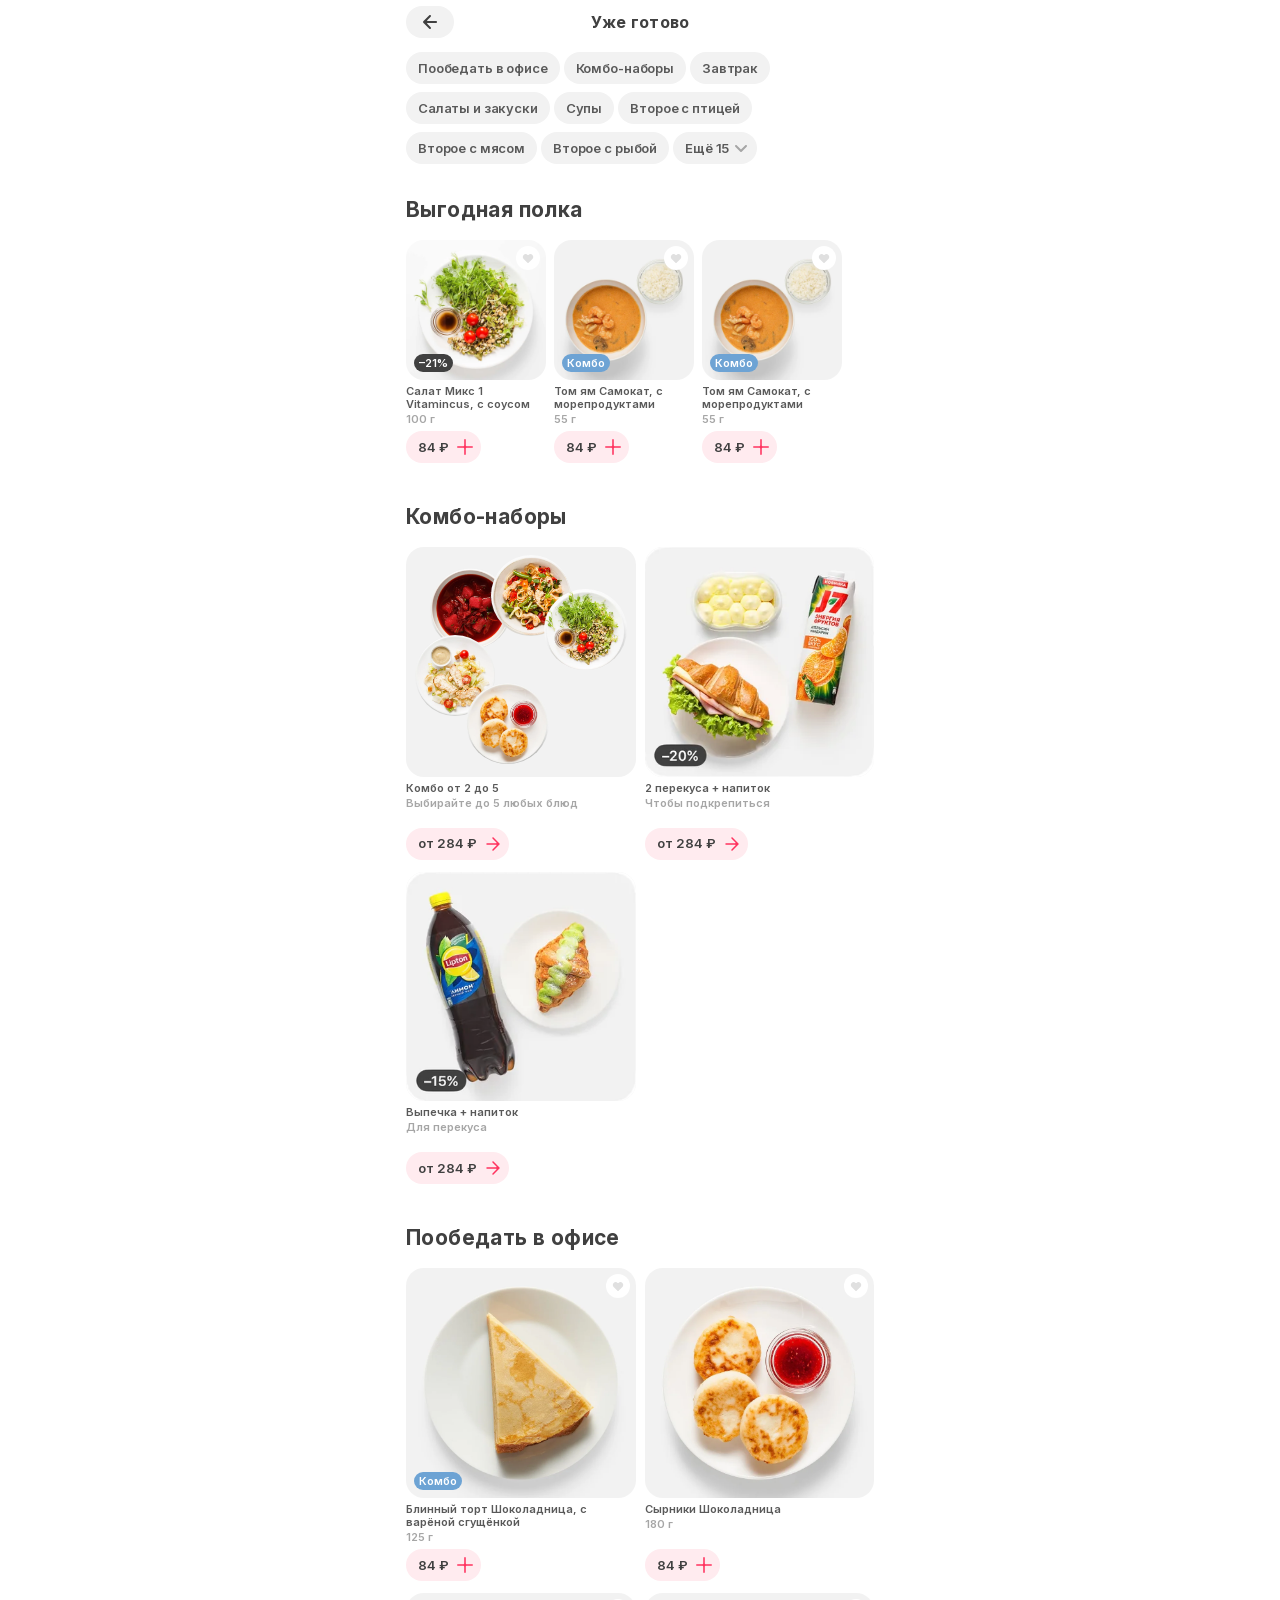
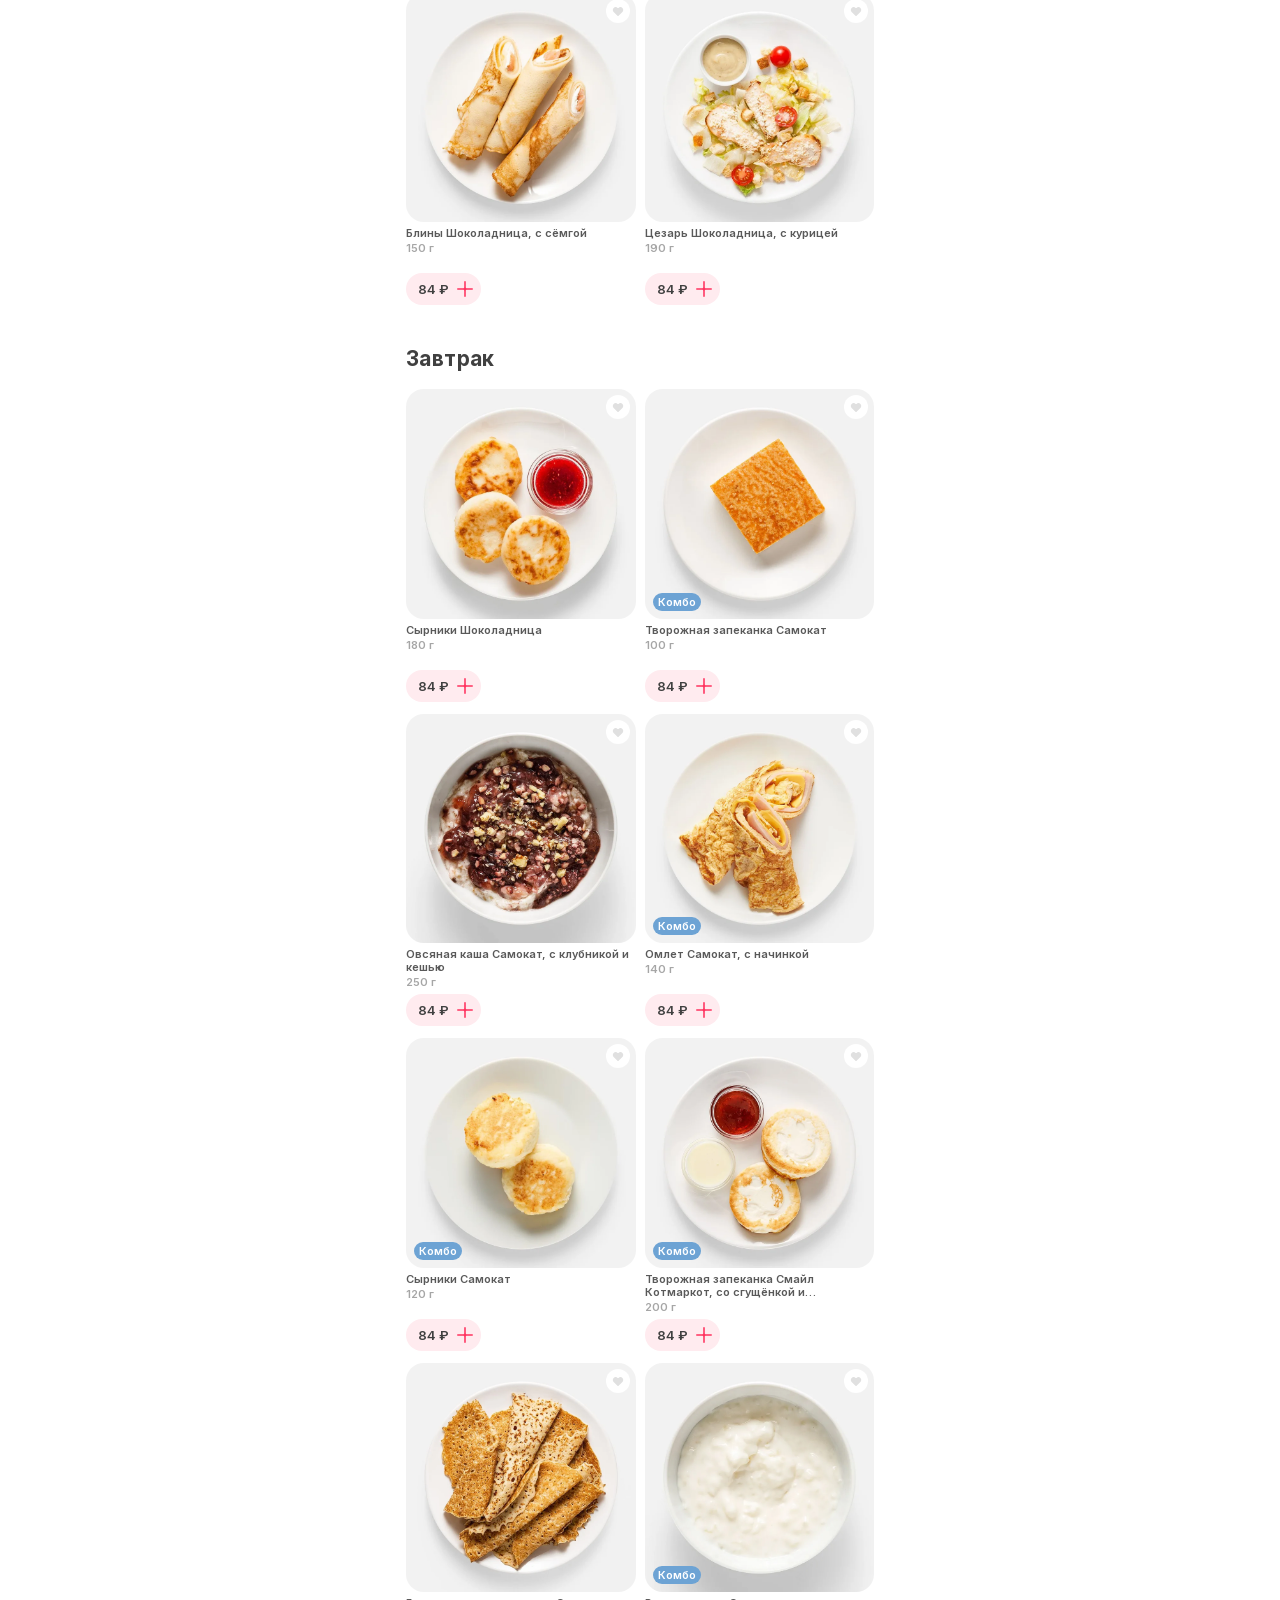
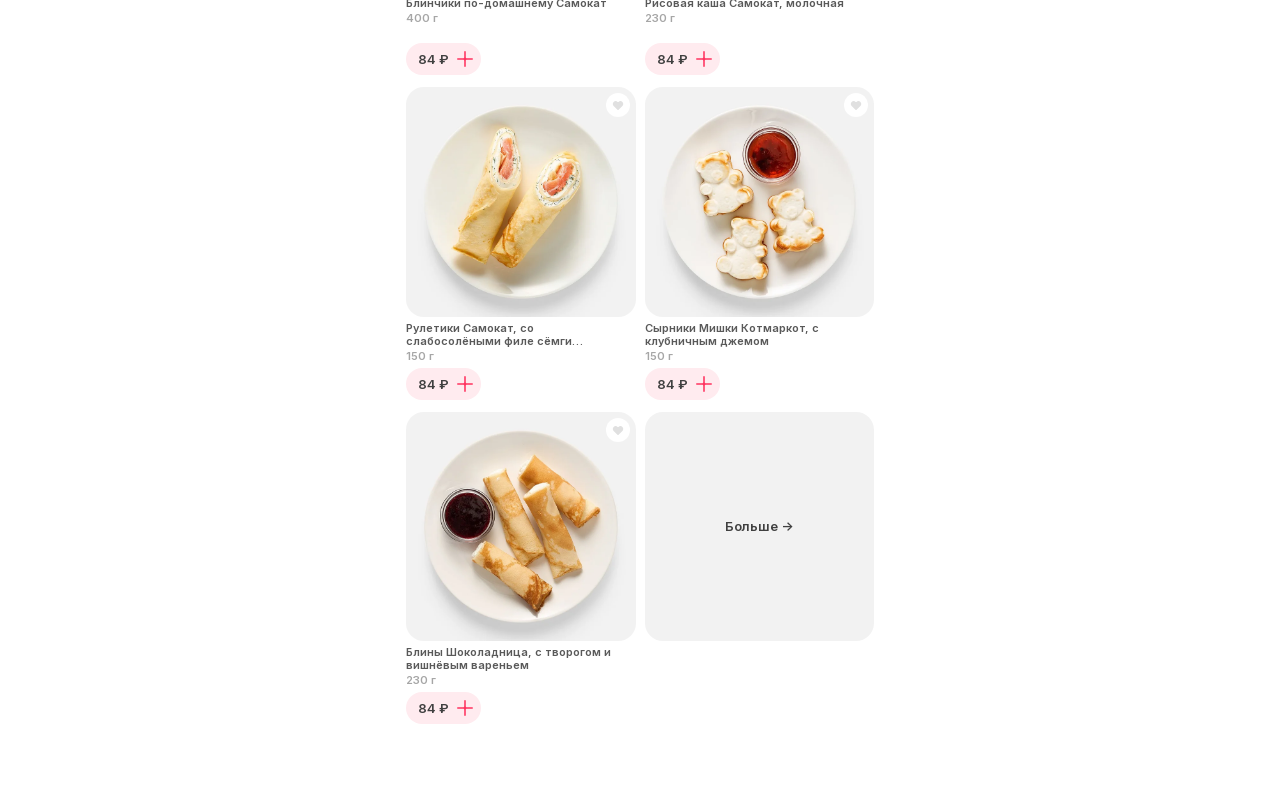
<file: index.html>
<!doctype html><html lang="ru"><head><meta charset="utf-8"><meta name="viewport" content="width=device-width,initial-scale=1"><title>Уже готово</title><link rel="stylesheet" href="style.css?v=46"><link rel="stylesheet" href="category.css?v=32"></head><body><main class="app category">
<header><button onclick="history.back()" class="back" aria-label="Назад"><img src="assets/456-5287-imgArrowLeft.svg" alt=""></button><h1>Уже готово</h1></header>
<nav class="category-tags"><a href="#office">Пообедать в офисе</a><a href="#combos">Комбо-наборы</a><a href="#breakfast">Завтрак</a><a href="#combos">Салаты и закуски</a><a href="#combos">Супы</a><a href="#combos">Второе с птицей</a><a href="#combos">Второе с мясом</a><a href="#combos">Второе с рыбой</a><a class="category-more" href="#combos"><span>Ещё 15</span><img src="assets/category/tag-chevron.svg" alt=""></a></nav><section id="deals" class="food-section"><h2>Выгодная полка</h2><div class="food-slider"><article class="food-card"><div class="food-photo"><img src="assets/optimized/3656c099bd6fe1d0.webp" alt="Салат Микс 1 Vitamincus, с соусом"><span class="food-badge discount">–21%</span><button class="food-like" aria-label="В избранное" aria-pressed="false"><img src="assets/category/19291.svg" alt=""></button></div><div class="food-details"><strong>Салат Микс 1 Vitamincus, с соусом</strong><small>100 г</small></div><button class="food-add">84 ₽ <img src="assets/category/8bddb.svg" alt=""></button></article><article class="food-card"><div class="food-photo"><img src="assets/optimized/342bf7f526b105d9.webp" alt="Том ям Самокат, с морепродуктами"><span class="food-badge ">Комбо</span><button class="food-like" aria-label="В избранное" aria-pressed="false"><img src="assets/category/19291.svg" alt=""></button></div><div class="food-details"><strong>Том ям Самокат, с морепродуктами</strong><small>55 г</small></div><button class="food-add">84 ₽ <img src="assets/category/8bddb.svg" alt=""></button></article><article class="food-card"><div class="food-photo"><img src="assets/optimized/342bf7f526b105d9.webp" alt="Том ям Самокат, с морепродуктами"><span class="food-badge ">Комбо</span><button class="food-like" aria-label="В избранное" aria-pressed="false"><img src="assets/category/19291.svg" alt=""></button></div><div class="food-details"><strong>Том ям Самокат, с морепродуктами</strong><small>55 г</small></div><button class="food-add">84 ₽ <img src="assets/category/8bddb.svg" alt=""></button></article></div></section><section id="combos"><h2>Комбо-наборы</h2><div class="entry-grid"><a class="entry" href="combo.html"><div class="combo-preview"><img src="assets/optimized/323bf6712955e91c.webp" alt="" style="left:7.251461988304094%;top:6.187134502923977%;mask-image:url(assets/category/cb6ac.svg);mask-position:52.1772% 47.9115%;mask-size:86.5503412368958% 85.3795820727503%"><img src="assets/optimized/6f42379a478acc1a.webp" alt="" style="left:0.6900584795321637%;top:35.10526315789474%;mask-image:url(assets/category/607ec.svg);mask-position:51.8492% 51.9442%;mask-size:84.21023007106172% 85.3795820727503%"><img src="assets/optimized/4bb3b68ae26d1bcf.webp" alt="" style="left:34.228070175438596%;top:0.3508771929824561%;mask-image:url(assets/category/607ec.svg);mask-position:44.4435% 52.0212%;mask-size:84.21023007106172% 85.3795820727503%"><img src="assets/optimized/393908b7335b9a1c.webp" alt="" style="left:23.391812865497073%;top:56.14035087719298%;mask-image:url(assets/category/cb6ac.svg);mask-position:52.1772% 51.9538%;mask-size:86.5503412368958% 85.3795820727503%"><img src="assets/optimized/3656c099bd6fe1d0.webp" alt="" style="left:57.315789473684205%;top:15.421052631578949%;mask-image:url(assets/category/cb6ac.svg);mask-position:52.1877% 47.9788%;mask-size:86.5503412368958% 85.3795820727503%"></div><strong>Комбо от 2 до 5</strong><small>Выбирайте до 5 любых блюд</small><span class="entry-price">от 284 ₽ <img src="assets/category/b644b.svg" alt=""></span></a><article class="entry"><div class="crop"><img src="assets/optimized/b71873495a2b3ab1.webp" style="top:-144.69%"></div><strong>2 перекуса + напиток</strong><small>Чтобы подкрепиться</small><span class="entry-price">от 284 ₽ <img src="assets/category/b644b.svg" alt=""></span></article><article class="entry"><div class="crop"><img src="assets/optimized/97b09cb2e6e8c918.webp" style="top:-227.37%"></div><strong>Выпечка + напиток</strong><small>Для перекуса</small><span class="entry-price">от 284 ₽ <img src="assets/category/b644b.svg" alt=""></span></article></div></section><section id="office" class="food-section"><h2>Пообедать в офисе</h2><div class="food-grid"><article class="food-card"><div class="food-photo"><img src="assets/optimized/9587f105d07db2cc.webp" alt="Блинный торт Шоколадница, с варёной сгущёнкой"><span class="food-badge ">Комбо</span><button class="food-like" aria-label="В избранное" aria-pressed="false"><img src="assets/category/19291.svg" alt=""></button></div><div class="food-details"><strong>Блинный торт Шоколадница, с варёной сгущёнкой</strong><small>125 г</small></div><button class="food-add">84 ₽ <img src="assets/category/8bddb.svg" alt=""></button></article><article class="food-card"><div class="food-photo"><img src="assets/optimized/393908b7335b9a1c.webp" alt="Сырники Шоколадница"><button class="food-like" aria-label="В избранное" aria-pressed="false"><img src="assets/category/19291.svg" alt=""></button></div><div class="food-details"><strong>Сырники Шоколадница</strong><small>180 г</small></div><button class="food-add">84 ₽ <img src="assets/category/8bddb.svg" alt=""></button></article><article class="food-card"><div class="food-photo"><img src="assets/optimized/cacb13835876d5d6.webp" alt="Блины Шоколадница, с сёмгой"><button class="food-like" aria-label="В избранное" aria-pressed="false"><img src="assets/category/19291.svg" alt=""></button></div><div class="food-details"><strong>Блины Шоколадница, с сёмгой</strong><small>150 г</small></div><button class="food-add">84 ₽ <img src="assets/category/8bddb.svg" alt=""></button></article><article class="food-card"><div class="food-photo"><img src="assets/optimized/6f42379a478acc1a.webp" alt="Цезарь Шоколадница, с курицей"><button class="food-like" aria-label="В избранное" aria-pressed="false"><img src="assets/category/19291.svg" alt=""></button></div><div class="food-details"><strong>Цезарь Шоколадница, с курицей</strong><small>190 г</small></div><button class="food-add">84 ₽ <img src="assets/category/8bddb.svg" alt=""></button></article></div></section><section id="breakfast" class="food-section"><h2>Завтрак</h2><div class="food-grid"><article class="food-card"><div class="food-photo"><img src="assets/optimized/393908b7335b9a1c.webp" alt="Сырники Шоколадница"><button class="food-like" aria-label="В избранное" aria-pressed="false"><img src="assets/category/19291.svg" alt=""></button></div><div class="food-details"><strong>Сырники Шоколадница</strong><small>180 г</small></div><button class="food-add">84 ₽ <img src="assets/category/8bddb.svg" alt=""></button></article><article class="food-card"><div class="food-photo"><img src="assets/optimized/ac370644346bc31a.webp" alt="Творожная запеканка Самокат"><span class="food-badge ">Комбо</span><button class="food-like" aria-label="В избранное" aria-pressed="false"><img src="assets/category/19291.svg" alt=""></button></div><div class="food-details"><strong>Творожная запеканка Самокат</strong><small>100 г</small></div><button class="food-add">84 ₽ <img src="assets/category/8bddb.svg" alt=""></button></article><article class="food-card"><div class="food-photo"><img src="assets/optimized/eaf62129a93011ab.webp" alt="Овсяная каша Самокат, с клубникой и кешью"><button class="food-like" aria-label="В избранное" aria-pressed="false"><img src="assets/category/19291.svg" alt=""></button></div><div class="food-details"><strong>Овсяная каша Самокат, с клубникой и кешью</strong><small>250 г</small></div><button class="food-add">84 ₽ <img src="assets/category/8bddb.svg" alt=""></button></article><article class="food-card"><div class="food-photo"><img src="assets/optimized/6bb7f6a2ae00a956.webp" alt="Омлет Самокат, с начинкой"><span class="food-badge ">Комбо</span><button class="food-like" aria-label="В избранное" aria-pressed="false"><img src="assets/category/19291.svg" alt=""></button></div><div class="food-details"><strong>Омлет Самокат, с начинкой</strong><small>140 г</small></div><button class="food-add">84 ₽ <img src="assets/category/8bddb.svg" alt=""></button></article><article class="food-card"><div class="food-photo"><img src="assets/optimized/97f48144f5d23fbd.webp" alt="Сырники Самокат"><span class="food-badge ">Комбо</span><button class="food-like" aria-label="В избранное" aria-pressed="false"><img src="assets/category/19291.svg" alt=""></button></div><div class="food-details"><strong>Сырники Самокат</strong><small>120 г</small></div><button class="food-add">84 ₽ <img src="assets/category/8bddb.svg" alt=""></button></article><article class="food-card"><div class="food-photo"><img src="assets/optimized/59550c8a14043fea.webp" alt="Творожная запеканка Смайл Котмаркот, со сгущёнкой и клубничным джемом"><span class="food-badge ">Комбо</span><button class="food-like" aria-label="В избранное" aria-pressed="false"><img src="assets/category/19291.svg" alt=""></button></div><div class="food-details"><strong>Творожная запеканка Смайл Котмаркот, со сгущёнкой и клубничным джемом</strong><small>200 г</small></div><button class="food-add">84 ₽ <img src="assets/category/8bddb.svg" alt=""></button></article><article class="food-card"><div class="food-photo"><img src="assets/optimized/3aa83b3cbca1a33d.webp" alt="Блинчики по-домашнему Самокат"><button class="food-like" aria-label="В избранное" aria-pressed="false"><img src="assets/category/19291.svg" alt=""></button></div><div class="food-details"><strong>Блинчики по-домашнему Самокат</strong><small>400 г</small></div><button class="food-add">84 ₽ <img src="assets/category/8bddb.svg" alt=""></button></article><article class="food-card"><div class="food-photo"><img src="assets/optimized/4f15ecfe9b66fe77.webp" alt="Рисовая каша Самокат, молочная"><span class="food-badge ">Комбо</span><button class="food-like" aria-label="В избранное" aria-pressed="false"><img src="assets/category/19291.svg" alt=""></button></div><div class="food-details"><strong>Рисовая каша Самокат, молочная</strong><small>230 г</small></div><button class="food-add">84 ₽ <img src="assets/category/8bddb.svg" alt=""></button></article><article class="food-card"><div class="food-photo"><img src="assets/optimized/9019b2bf736b1431.webp" alt="Рулетики Самокат, со слабосолёными филе сёмги и атлантического лосося, с творожным сыром"><button class="food-like" aria-label="В избранное" aria-pressed="false"><img src="assets/category/19291.svg" alt=""></button></div><div class="food-details"><strong>Рулетики Самокат, со слабосолёными филе сёмги и атлантического лосося, с творожным сыром</strong><small>150 г</small></div><button class="food-add">84 ₽ <img src="assets/category/8bddb.svg" alt=""></button></article><article class="food-card"><div class="food-photo"><img src="assets/optimized/f38f310a99d1b69c.webp" alt="Сырники Мишки Котмаркот, с клубничным джемом"><button class="food-like" aria-label="В избранное" aria-pressed="false"><img src="assets/category/19291.svg" alt=""></button></div><div class="food-details"><strong>Сырники Мишки Котмаркот, с клубничным джемом</strong><small>150 г</small></div><button class="food-add">84 ₽ <img src="assets/category/8bddb.svg" alt=""></button></article><article class="food-card"><div class="food-photo"><img src="assets/optimized/c84daae1c4b5c6b8.webp" alt="Блины Шоколадница, с творогом и вишнёвым вареньем"><button class="food-like" aria-label="В избранное" aria-pressed="false"><img src="assets/category/19291.svg" alt=""></button></div><div class="food-details"><strong>Блины Шоколадница, с творогом и вишнёвым вареньем</strong><small>230 г</small></div><button class="food-add">84 ₽ <img src="assets/category/8bddb.svg" alt=""></button></article><a class="food-more" href="combo.html">Больше →</a></div></section></main><script src="category.js?v=31"></script></body></html>
</file>
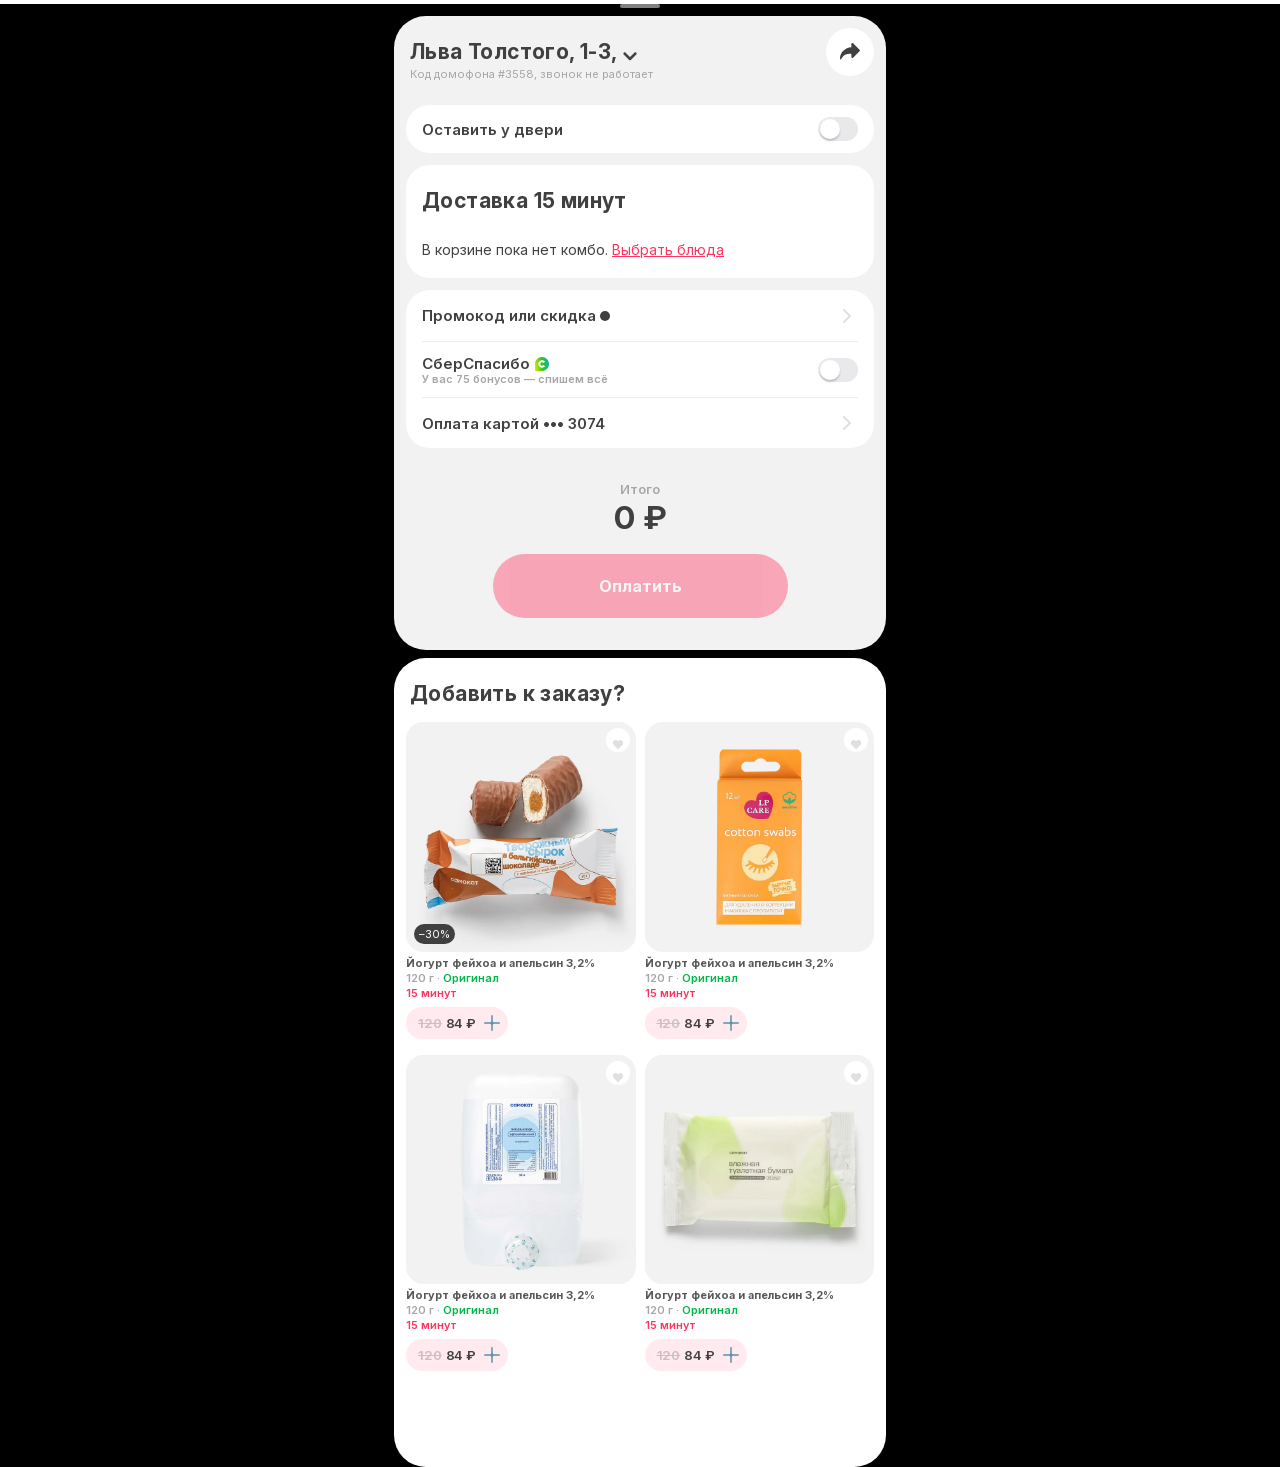
<file: cart.html>
<!doctype html><html lang="ru"><head><meta charset="UTF-8"><meta name="viewport" content="width=device-width, initial-scale=1"><meta name="theme-color" content="#000000"><title>Корзина — Комбо от 2 до 5</title><link rel="stylesheet" href="style.css?v=46"><link rel="stylesheet" href="cart.css?v=25"></head><body class="cart-body">
<main class="cart-page"><a class="cart-handle" href="combo.html" aria-label="Вернуться к выбору блюд"></a>
<div class="cart-panel"><div class="cart-address"><button id="address"><strong id="address-label">Льва Толстого, 1-3,</strong><img src="assets/cart/b0a93.svg" alt=""><small id="address-note">Код домофона #3558, звонок не работает</small></button><button id="share" aria-label="Поделиться корзиной"><img src="assets/cart/58867.svg" alt=""></button></div>
<label class="cart-door">Оставить у двери<input id="leave-door" type="checkbox" role="switch"><span class="switch"></span></label>
<div class="cart-delivery"><h2>Доставка 15 минут</h2><div id="cart-combo"></div><div id="cart-extras"></div></div>
<div class="cart-options"><button class="option" id="promo-code">Промокод или скидка <img class="dot" src="assets/cart/d40de.svg" alt=""><img class="chevron" src="assets/cart/1b87e.svg" alt=""></button><label class="option bonus"><span>СберСпасибо <img src="assets/cart/9e1fd.svg" alt=""><small>У вас 75 бонусов — спишем всё</small></span><input id="use-bonus" type="checkbox" role="switch"><span class="switch"></span></label><button class="option" id="payment">Оплата картой ••• 3074<img class="chevron" src="assets/cart/a236a.svg" alt=""></button></div>
<div class="cart-checkout"><p>Итого</p><strong id="cart-total"></strong><button id="pay">Оплатить</button></div></div>
<div class="cart-recommend"><h2>Добавить к заказу?</h2><div id="recommendations"></div></div></main>
<dialog id="cart-dialog"><form method="dialog"><button class="dialog-close" aria-label="Закрыть">×</button></form><div id="cart-dialog-content"></div></dialog><div class="toast" id="toast" role="status"></div><script src="products.js?v=43"></script><script src="cart.js?v=53"></script></body></html>
</file>
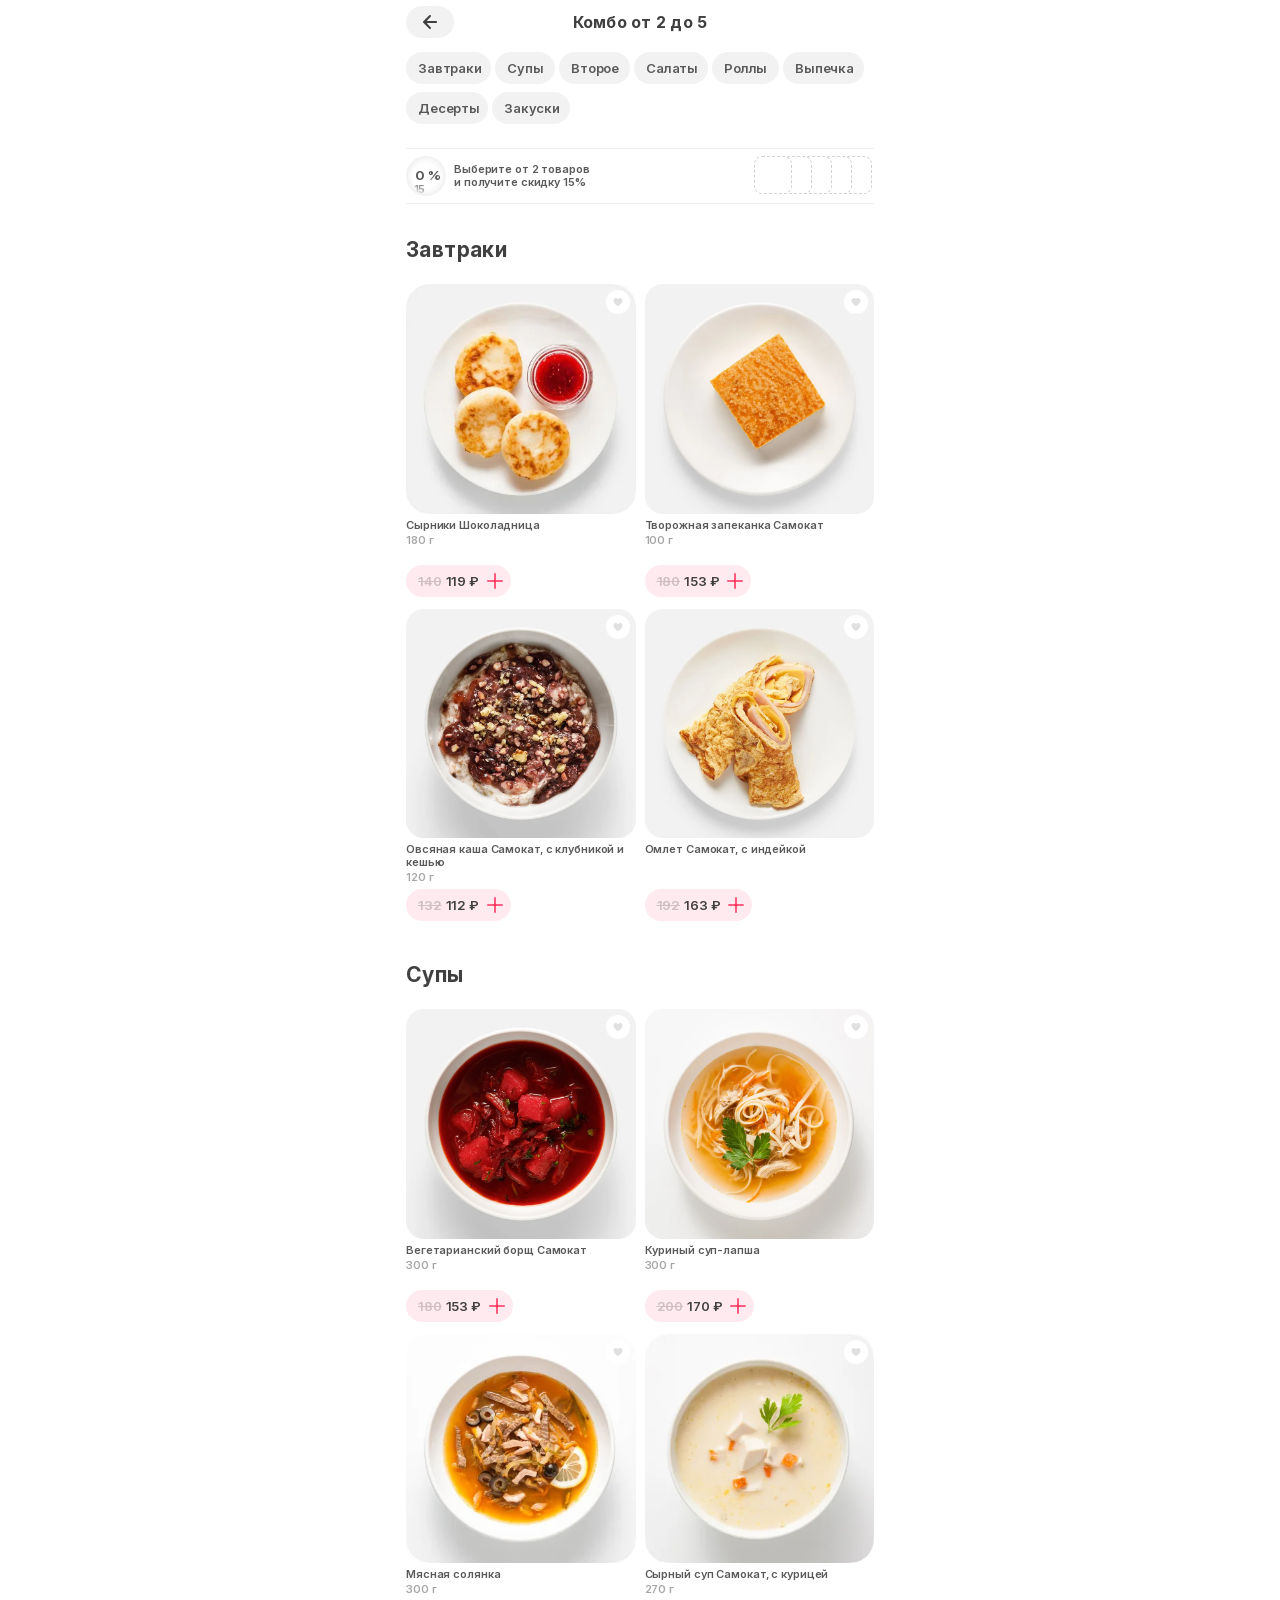
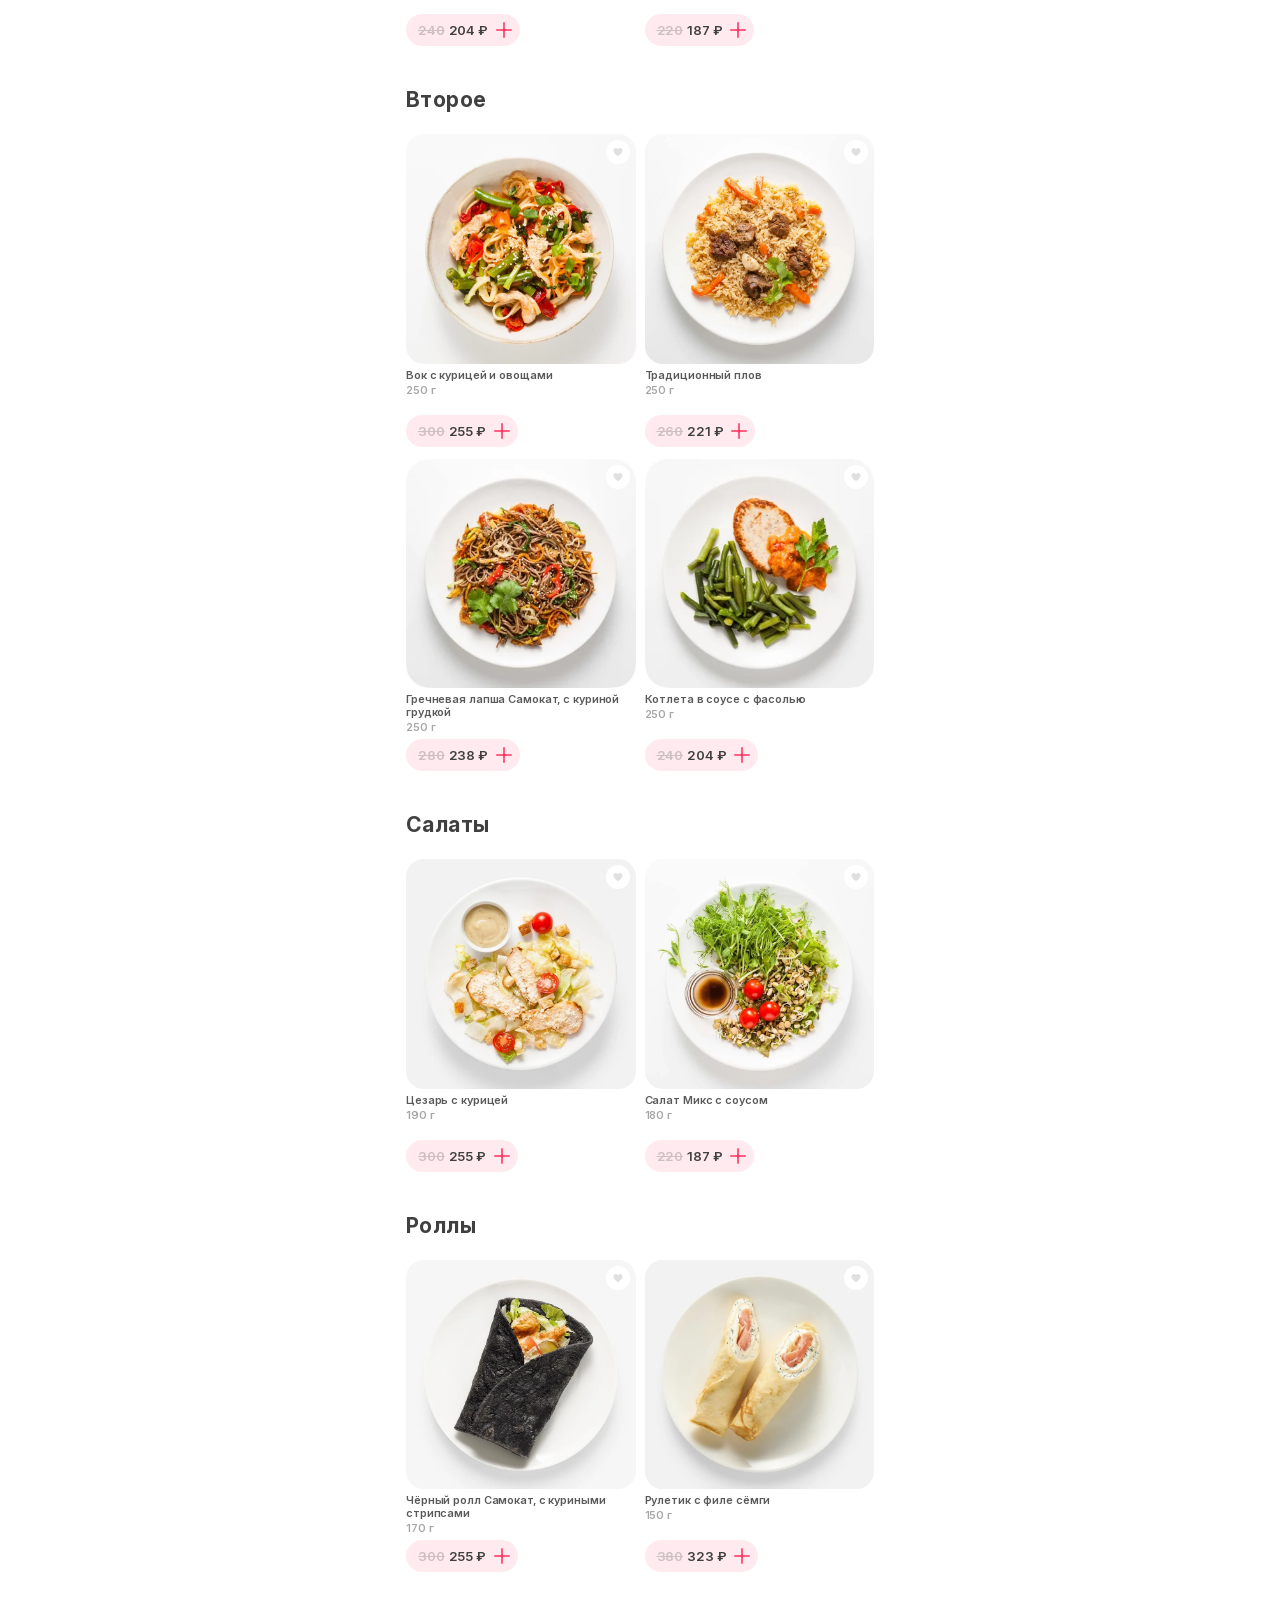
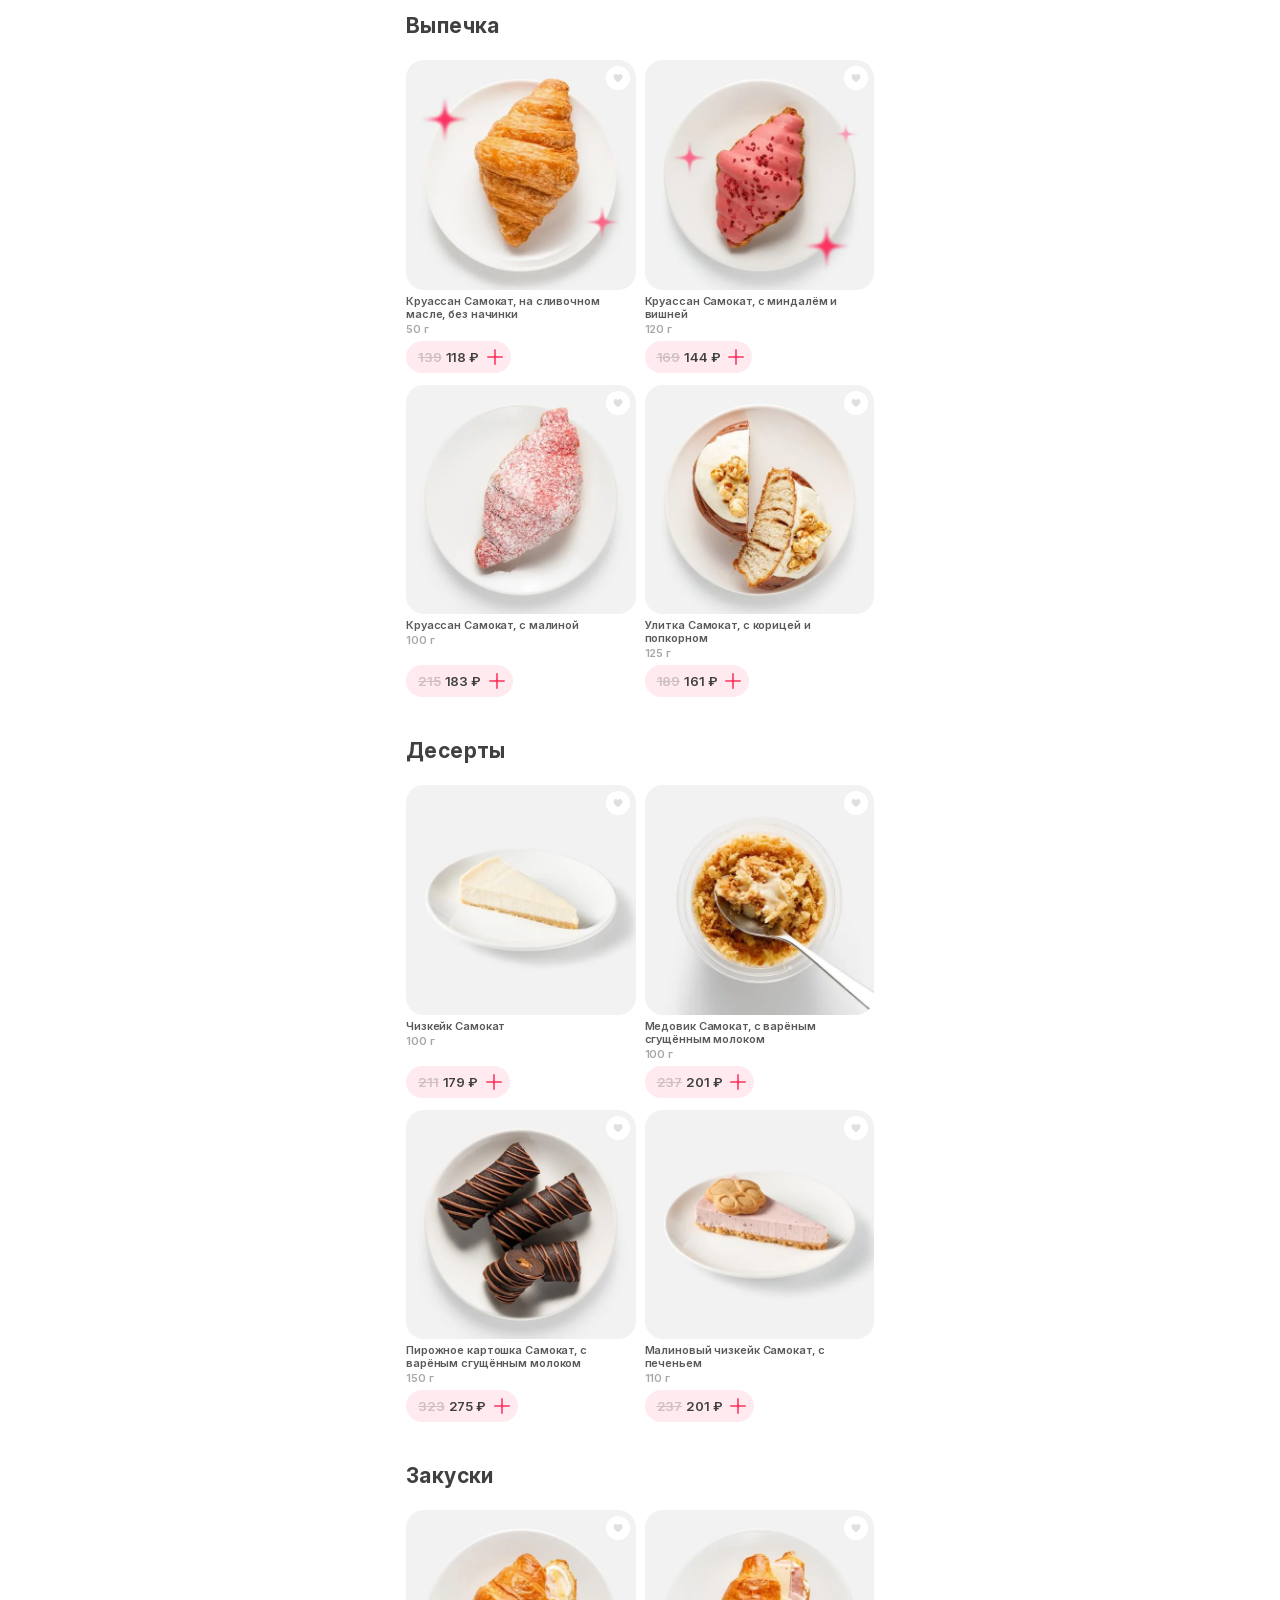
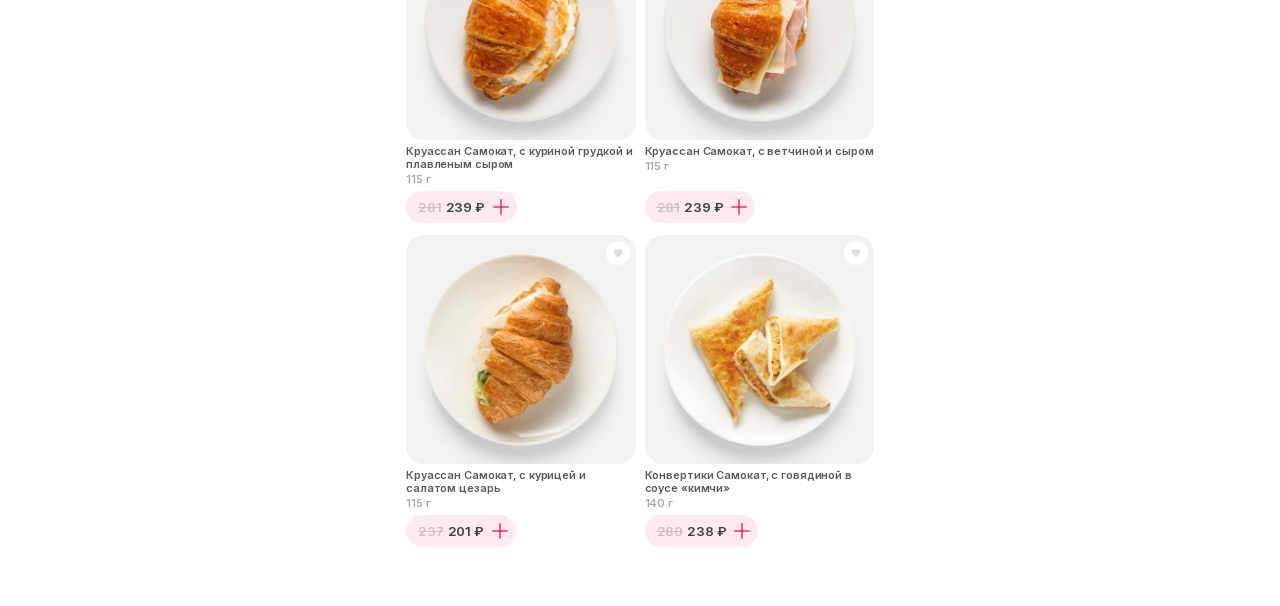
<file: combo-roll.html>
<!doctype html>
<html lang="ru">
<head><meta charset="UTF-8"><meta name="viewport" content="width=device-width, initial-scale=1"><meta name="theme-color" content="#ffffff"><title>Комбо от 2 до 5</title><meta name="description" content="Выберите любимые блюда и соберите комбо со скидкой."><link rel="stylesheet" href="style.css?v=46"></head>
<body data-price-animation="roll"><main class="app">

<header><button class="back" aria-label="Назад"><img src="assets/456-5287-imgArrowLeft.svg" alt=""></button><h1>Комбо от 2 до 5</h1></header>
<nav aria-label="Категории блюд" id="categories"></nav>
<div class="promo" role="button" tabindex="0" aria-haspopup="dialog" aria-label="Посмотреть выбранное комбо"><div class="progress"><div class="numbers"><b id="discount">0</b><span>15</span><span>20</span></div><img class="blur top" src="assets/progress/top.svg" alt=""><img class="blur bottom" src="assets/progress/bottom.svg" alt=""><img class="ring" src="assets/progress/ring.svg" alt=""><b class="percent">%</b></div><p id="offer">Выберите от 2 товаров<br>и&nbsp;получите скидку 15%</p><div id="selection" class="selection" aria-hidden="true"></div></div>
<div id="catalog"></div>
<button id="combo-action" class="combo-action" disabled hidden aria-label="Стоимость выбранного комбо"><s id="combo-original"></s><span id="combo-price"></span><span class="combo-plus" aria-hidden="true">+</span></button>
<dialog id="basket" aria-labelledby="basket-heading"><div class="basket-grip"></div><button id="close-basket" aria-label="Закрыть">×</button><h2 id="basket-heading">Комбо</h2><p id="basket-subtitle"></p><div id="basket-items"></div><button id="basket-return">Вернуться в комбо</button></dialog>
<div role="status" class="toast" id="toast"></div>
</main><script src="products.js?v=43"></script><script src="app.js?v=59"></script></body></html>
</file>
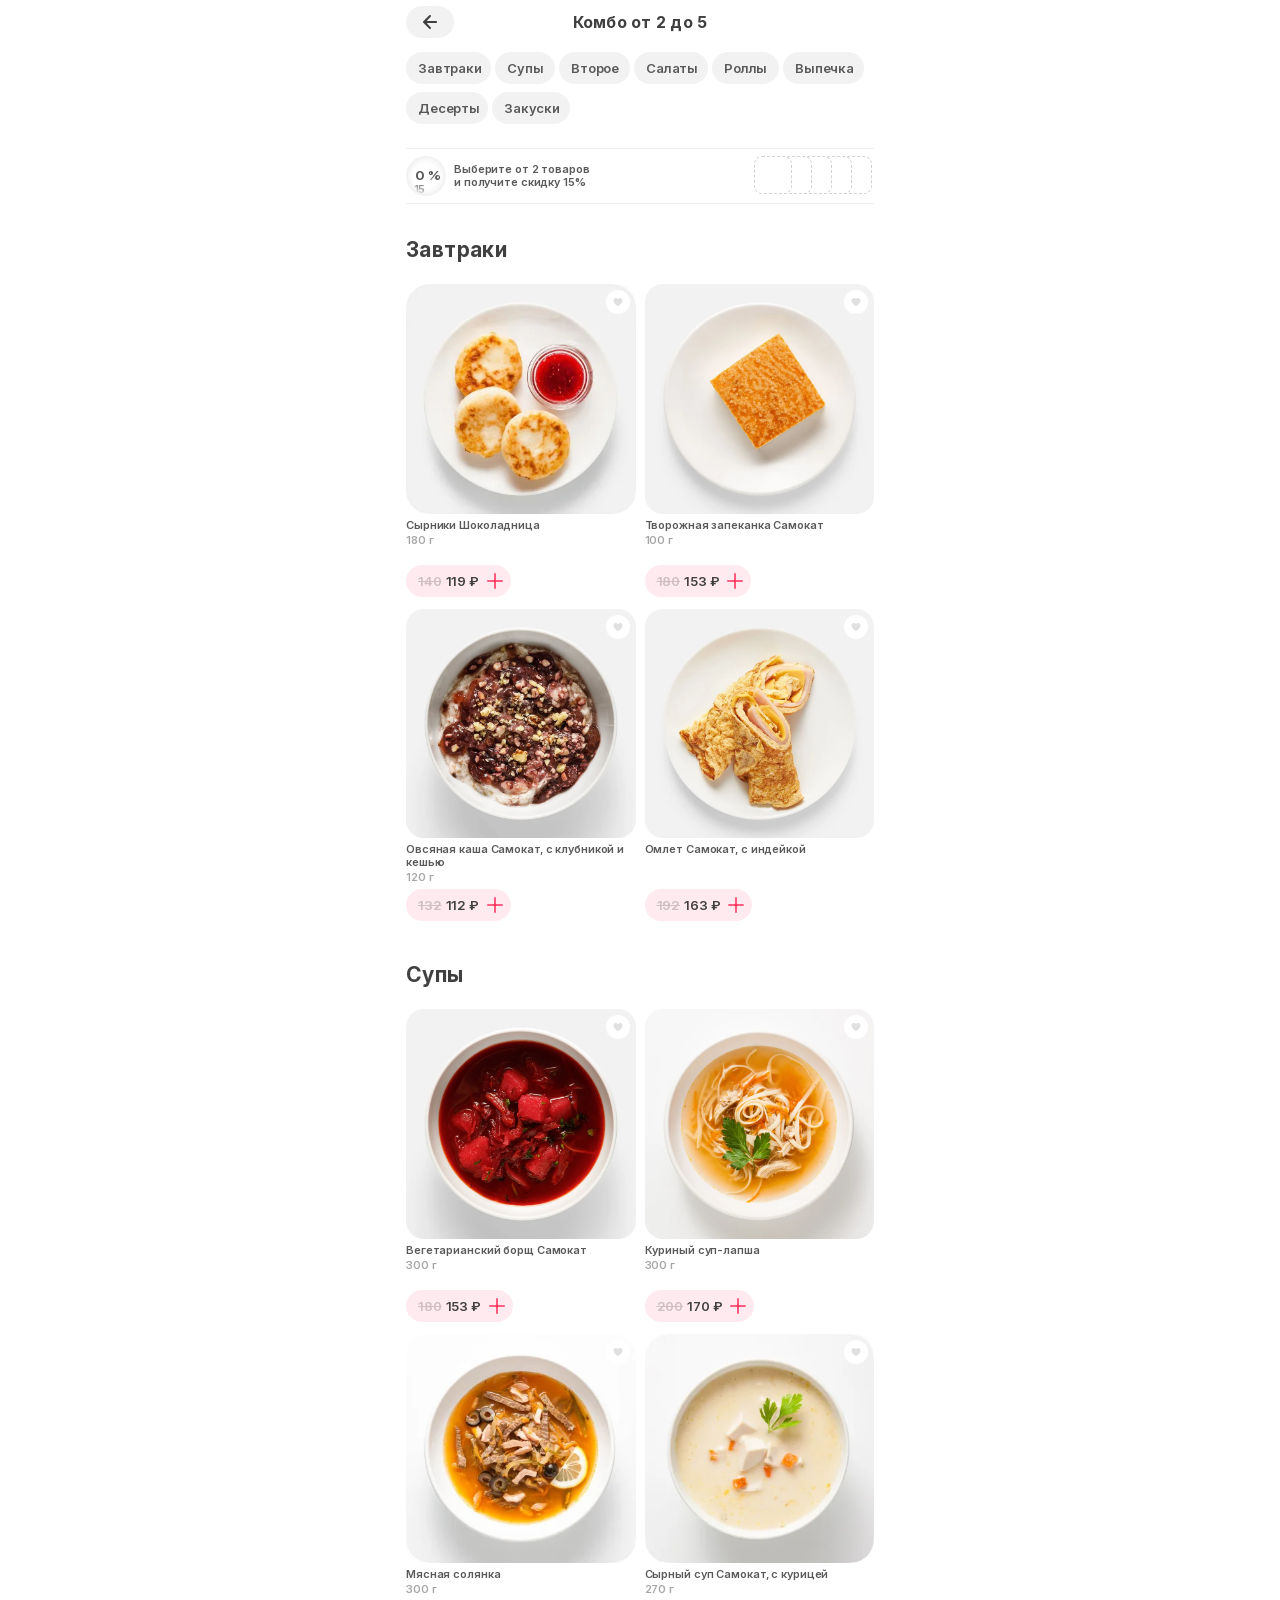
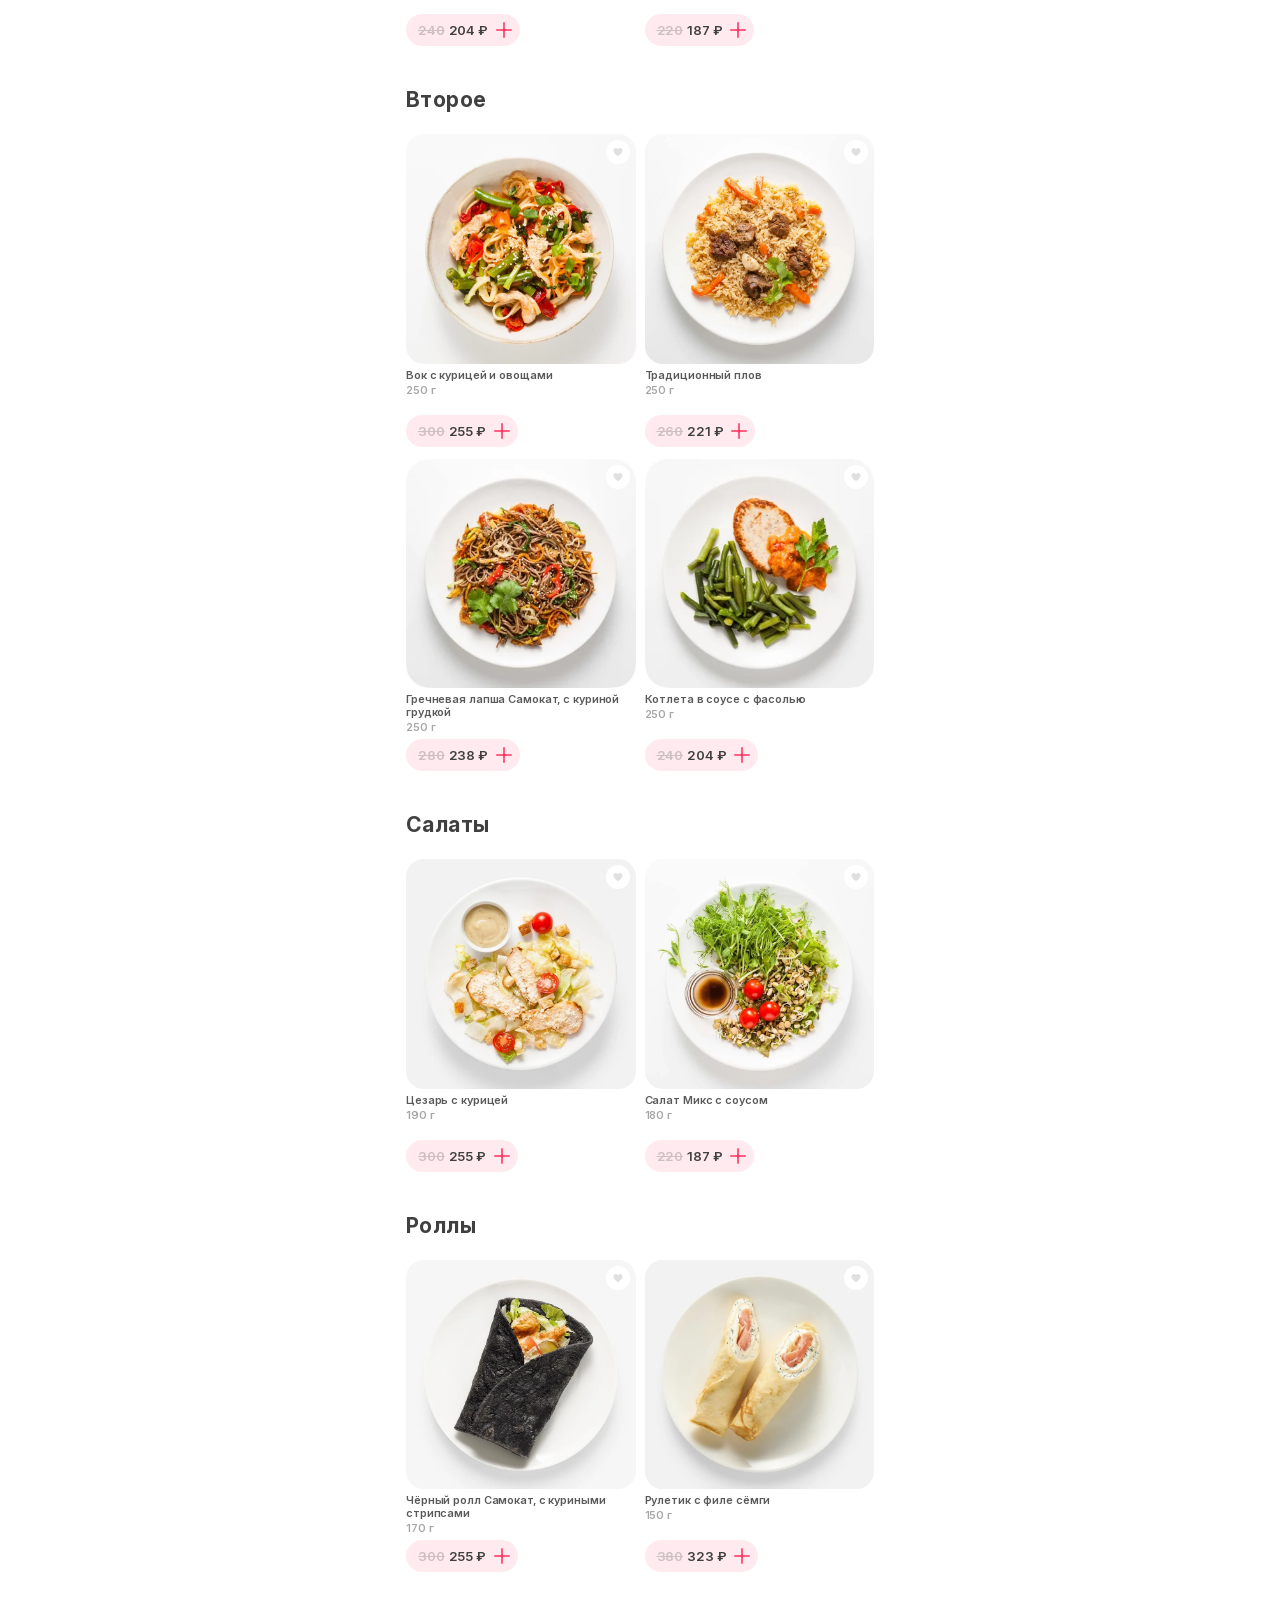
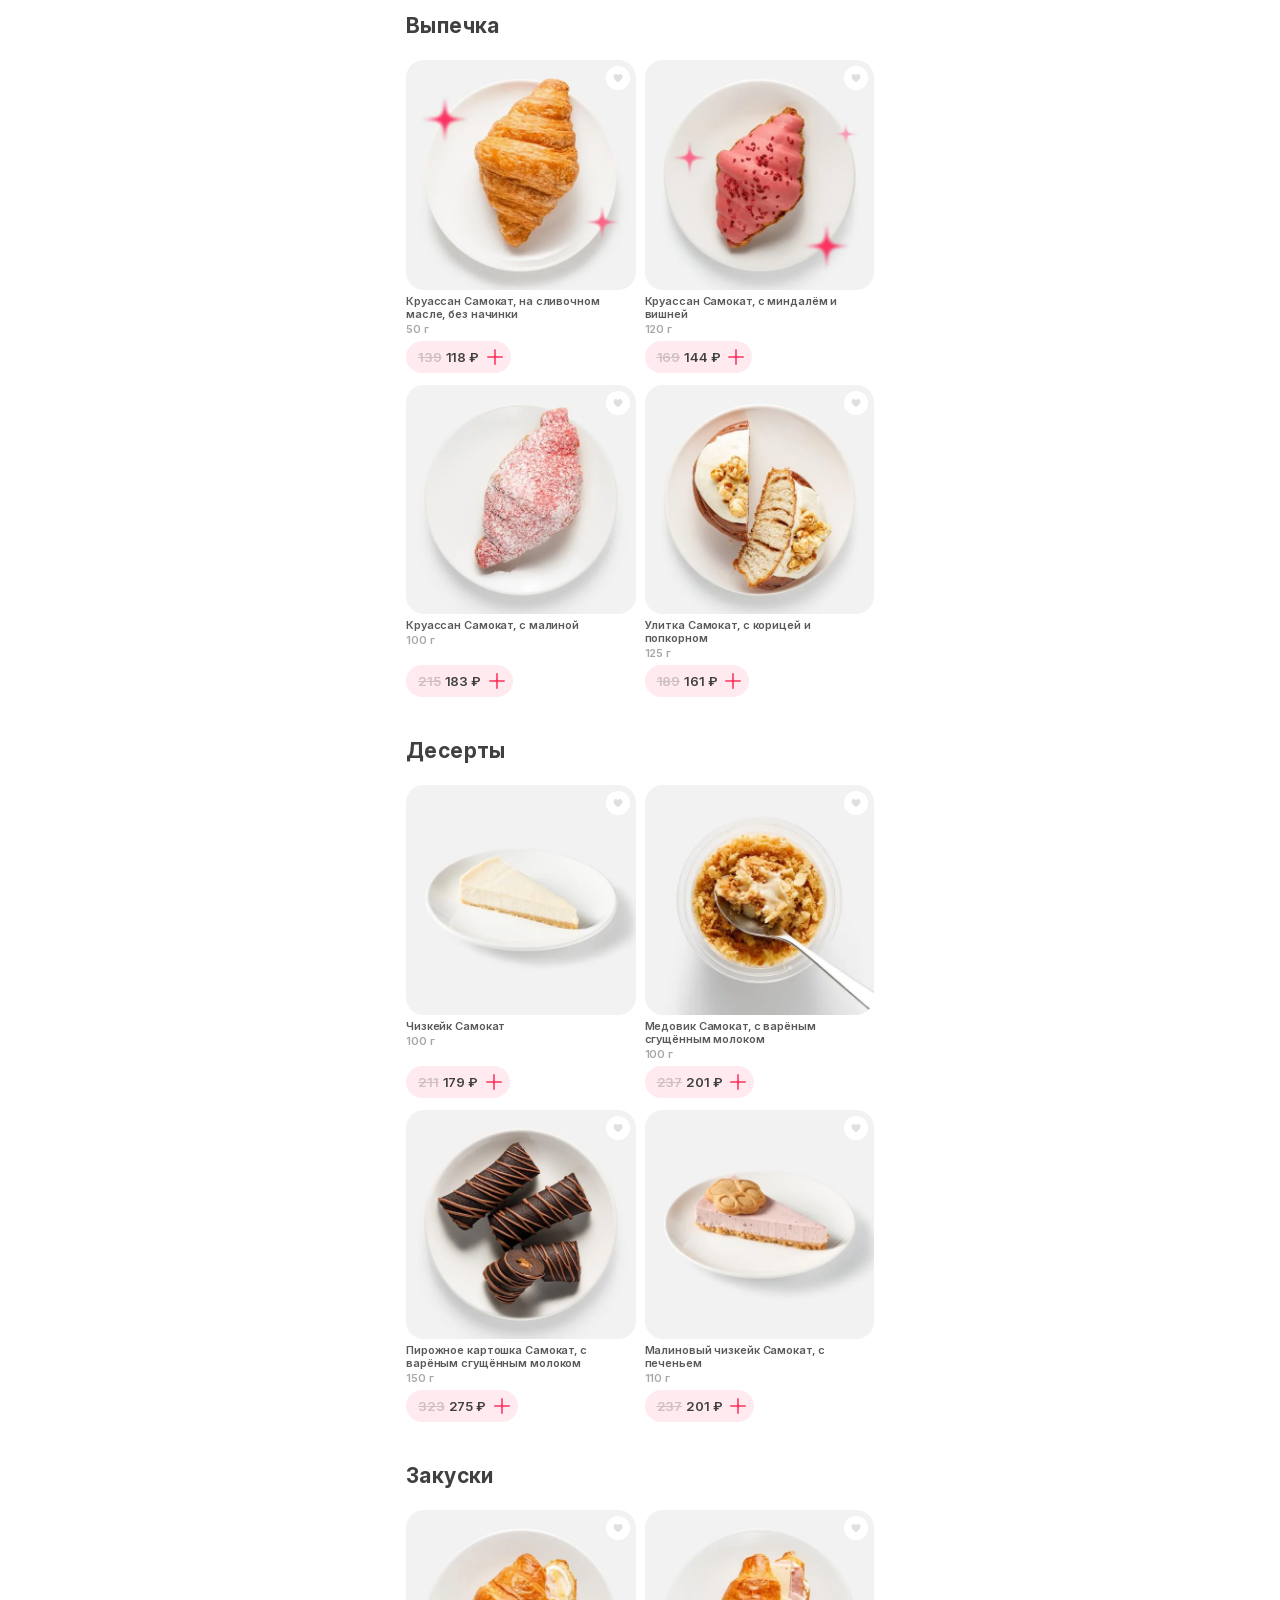
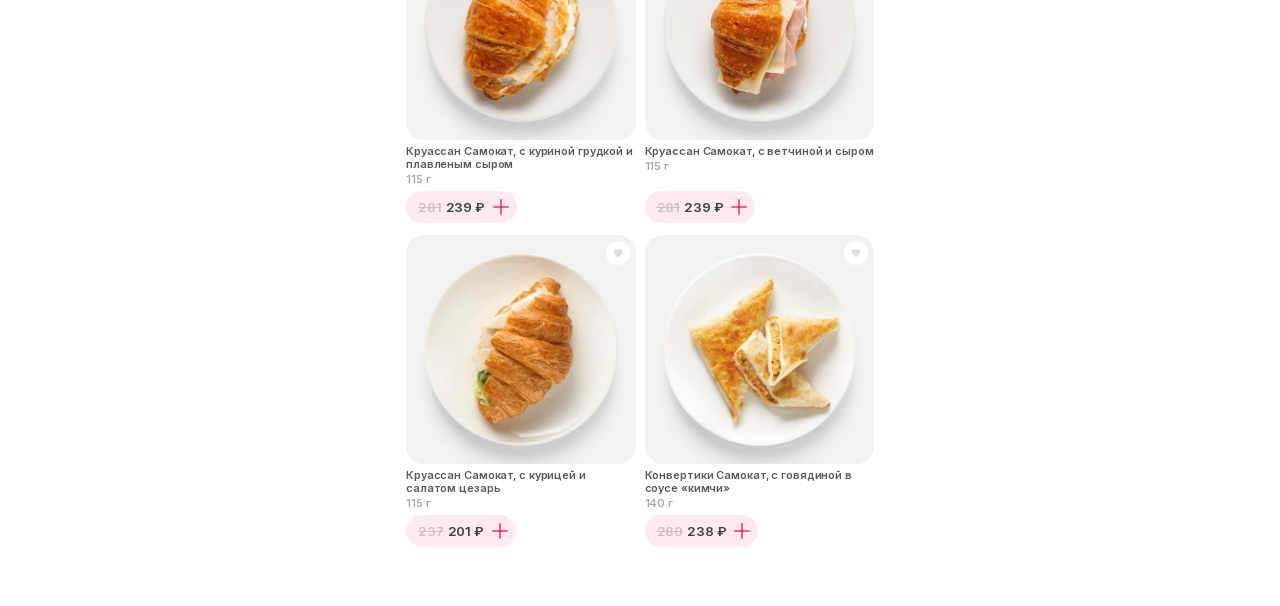
<file: combo.html>
<!doctype html>
<html lang="ru">
<head><meta charset="UTF-8"><meta name="viewport" content="width=device-width, initial-scale=1"><meta name="theme-color" content="#ffffff"><title>Комбо от 2 до 5</title><meta name="description" content="Выберите любимые блюда и соберите комбо со скидкой."><link rel="stylesheet" href="style.css?v=46"></head>
<body data-price-animation="swap"><main class="app">

<header><button class="back" aria-label="Назад"><img src="assets/456-5287-imgArrowLeft.svg" alt=""></button><h1>Комбо от 2 до 5</h1></header>
<nav aria-label="Категории блюд" id="categories"></nav>
<div class="promo" role="button" tabindex="0" aria-haspopup="dialog" aria-label="Посмотреть выбранное комбо"><div class="progress"><div class="numbers"><b id="discount">0</b><span>15</span><span>20</span></div><img class="blur top" src="assets/progress/top.svg" alt=""><img class="blur bottom" src="assets/progress/bottom.svg" alt=""><img class="ring" src="assets/progress/ring.svg" alt=""><b class="percent">%</b></div><p id="offer">Выберите от 2 товаров<br>и&nbsp;получите скидку 15%</p><div id="selection" class="selection" aria-hidden="true"></div></div>
<div id="catalog"></div>
<button id="combo-action" class="combo-action" disabled hidden aria-label="Стоимость выбранного комбо"><s id="combo-original"></s><span id="combo-price"></span><span class="combo-plus" aria-hidden="true">+</span></button>
<dialog id="basket" aria-labelledby="basket-heading"><div class="basket-grip"></div><button id="close-basket" aria-label="Закрыть">×</button><h2 id="basket-heading">Комбо</h2><p id="basket-subtitle"></p><div id="basket-items"></div><button id="basket-return">Вернуться в комбо</button></dialog>
<div role="status" class="toast" id="toast"></div>
</main><script src="products.js?v=43"></script><script src="app.js?v=59"></script></body></html>
</file>
<file: style.css>
:root{font-family:-apple-system,BlinkMacSystemFont,"SF Pro Text",Arial,sans-serif;color:#404040;background:white;font-synthesis:none}*{box-sizing:border-box}body{margin:0}button{font:inherit;color:inherit;border:0;cursor:pointer}button:focus-visible{outline:2px solid #ff426d;outline-offset:3px}.app{width:100%;max-width:492px;margin:0 auto;background:#fff;min-height:100vh}.status{height:44px;display:flex;align-items:center;justify-content:space-between;padding:0 15px 0 26px;color:#000;font-size:15px;font-weight:600;letter-spacing:-.165px}.signals{display:flex;align-items:center;gap:5px}.signals>img:first-child{width:17.1px;height:10.7px}.signals>img:nth-child(2){width:15.4px;height:11.057px}.battery{width:24.5px;height:11.5px;position:relative}.battery img{position:absolute;inset:0}.battery i{position:absolute;left:2px;top:1.9px;width:18px;height:7.667px;background:#000;border-radius:1.6px}header{height:44px;padding:6px 12px;position:relative;display:flex;align-items:center}.back{display:grid;place-items:center;width:48px;height:32px;border-radius:40px;background:#f2f2f2}.back img{width:16px;height:16px}h1{font-size:16px;line-height:19px;letter-spacing:.25px;text-align:center;position:absolute;left:70px;right:70px;pointer-events:none;margin:0;font-weight:700}nav{display:flex;flex-wrap:wrap;align-content:flex-start;gap:4px;padding:8px 12px 16px;min-height:128px}nav button{height:32px;padding:0 12px;border-radius:20px;background:#f2f2f2;font-size:13px;line-height:18px;font-weight:600;color:#595959;letter-spacing:-.14px;white-space:nowrap}nav button.active{background:#ffebef;color:#e73c64}nav .more{display:flex;align-items:center;gap:6px}nav .more img{width:10px;height:12px}.promo{height:58px;margin:0 12px;display:flex;align-items:center;gap:8px;position:relative}.promo:before,.promo:after{content:"";height:1px;background:#eee;position:absolute;left:0;right:0}.promo:before{top:0}.promo:after{bottom:0}.progress{position:relative;flex:none;width:40px;height:40px;overflow:hidden;border-radius:50%}.numbers{position:absolute;left:5px;top:12px;display:flex;flex-direction:column;width:17px;text-align:center;font-size:11px;line-height:13px;color:#595959;font-weight:600}.numbers b{font-size:13px;line-height:15px}.numbers span{opacity:.6}.blur{position:absolute;left:-4px;width:48px;height:28px}.blur.top{top:-4px}.blur.bottom{top:16px;transform:scaleY(-1)}.ring{position:absolute;inset:0;width:40px;height:40px}.percent{position:absolute;left:21.5px;top:12px;font-size:13px;line-height:15px}#offer{font-size:11px;line-height:13px;letter-spacing:-.11px;font-weight:600;color:#595959;margin:0;width:145px}.selection{margin-left:auto;display:flex;width:120px;height:40px;padding:0;background:none;align-items:flex-start;flex:none}.slot{width:38px;height:38px;border:1px dashed #d2d2d2;border-radius:8px;flex:none;background:white;position:relative;overflow:hidden;margin-right:-18px}.slot:last-child{margin-right:0}.slot img{width:100%;height:100%;object-fit:cover}section{padding-top:14px;margin-bottom:28px;scroll-margin-top:12px}section h2{height:44px;display:flex;align-items:center;font-size:21px;line-height:24px;letter-spacing:.4px;margin:0 12px 12px;font-weight:700}.grid{display:grid;grid-template-columns:repeat(2,minmax(0,1fr));gap:12px 9px;margin:0 12px}.card{min-width:0;position:relative}.photo{position:relative;aspect-ratio:1;border-radius:18px;overflow:hidden;background:#f2f2f2}.photo>.product-image{width:100%;height:100%;object-fit:cover;display:block}.photo.crop>.product-image{position:absolute;top:-27.96%;left:-2.14%;width:104.28%;height:225.67%;object-fit:fill}.photo.crop:after{content:"";position:absolute;inset:5.02% 1.6% 88.21% 95.54%;background:#f2f2f2}.like{position:absolute;top:6px;right:6px;display:grid;place-items:center;width:24px;height:24px;border-radius:50%;background:white}.like img{width:12px;height:12px}.like[aria-pressed=true]{background:#ff426d}.like[aria-pressed=true] img{filter:brightness(0) invert(1)}.title{font-size:11px;line-height:13px;letter-spacing:-.11px;color:#595959;font-weight:600;margin:5px 0 2px;min-height:26px}.meta{display:flex;gap:4px;align-items:center;font-size:11px;line-height:13px;letter-spacing:-.11px;font-weight:600;color:#a6a6a6}.meta img{width:2px;height:2px}.meta .vegan{color:#00b749}.purchase{margin-top:5px;height:32px;display:inline-flex;align-items:center;gap:8px;padding:6px 8px 6px 12px;border-radius:40px;background:#ffebef;font-size:13px;line-height:18px;font-weight:600;letter-spacing:-.14px}.purchase img{width:16px;height:16px}.purchase s{color:#595959;opacity:.3;margin-right:-4px}.counter{height:32px;margin-top:5px;display:inline-flex;align-items:center;gap:12px;background:#ffebef;border-radius:40px;font-size:13px;font-weight:600}.counter button{height:32px;min-width:30px;border-radius:50%;background:transparent;color:#ff426d;font-size:23px}.empty{padding:20px 12px;font-size:14px;color:#a6a6a6}dialog{border:0;border-radius:24px;padding:20px;width:calc(100% - 32px);max-width:460px;color:#404040;max-height:80vh}dialog::backdrop{background:#0005}.dialog-heading{display:flex;align-items:center;justify-content:space-between}.dialog-heading h2{font-size:21px}.dialog-heading button{border-radius:50%;width:32px;height:32px;font-size:24px}.basket-row{display:flex;align-items:center;gap:12px;margin:12px 0;font-size:13px}.basket-row img{width:50px;height:50px;object-fit:cover;border-radius:12px}.basket-row span{flex:1}.basket-row button{padding:8px;border-radius:12px;background:#ffebef}.toast{position:fixed;left:50%;bottom:24px;transform:translateX(-50%);max-width:90%;background:#404040;color:white;font-size:13px;padding:12px 18px;border-radius:20px;opacity:0;pointer-events:none;transition:opacity .15s}.toast.visible{opacity:1}@media(min-width:430px){.title{min-height:13px}}@media(prefers-reduced-motion:reduce){*{scroll-behavior:auto!important;transition:none!important}}

/* Layout dimensions from the supplied 750 × 5646 reference (2× export). */
.promo{height:56px}#catalog{padding-top:16px;padding-bottom:27px}section{padding-top:0;margin-bottom:32px}section:last-child{margin-bottom:32px}.details{height:46px;padding-top:5px}.title{margin:0 0 2px;min-height:0}.controls{height:37px;padding-top:5px}.purchase,.counter{margin-top:0}.card{display:flex;flex-direction:column}.photo{flex:none}.purchase{gap:8px}nav button[data-category="Завтраки"]{width:85px}nav button[data-category="Супы"]{width:60px}nav button[data-category="Второе"]{width:71px}nav button[data-category="Салаты"]{width:74px}nav button[data-category="Роллы"]{width:67px}nav button[data-category="Азиатский стритфуд"]{width:159px}nav button[data-category="Выпечка"]{width:81px}nav button[data-category="Десерты"]{width:82px}nav button[data-category="Закуски"]{width:78px}nav .more{width:86px}

/* Added-product state from the supplied reference. */
#catalog{padding-top:24px}.photo-count{display:none}.selected .photo-count{display:grid;position:absolute;inset:0;place-items:center;background:rgba(0,0,0,.23);color:#fff;font-size:30px;line-height:36px;font-weight:600;z-index:1}.like{z-index:2}.counter{background:#ff2d64;color:#fff;gap:0;padding:0 4px;height:32px}.counter>span{font-size:13px;line-height:18px;min-width:39px;text-align:center}.counter button{color:#fff;width:28px;min-width:28px;font-size:28px;font-weight:400;padding:0;line-height:28px}.counter button[data-change="1"]{color:#fff}.progress:after{content:"";position:absolute;inset:0;border-radius:50%;background:conic-gradient(#ff2d64 0deg var(--progress,0deg),transparent var(--progress,0deg) 360deg);mask:radial-gradient(farthest-side,transparent calc(100% - 2px),#000 0);pointer-events:none}.slot:has(img){border:0;background:#f2f2f2}.slot img{border-radius:8px}.selection .slot{z-index:1}.selection .slot:has(img){z-index:2}

/* Keep the leftmost slot in front of every following slot. */
.selection{isolation:isolate}.selection .slot:nth-child(1){z-index:5}.selection .slot:nth-child(2){z-index:4}.selection .slot:nth-child(3){z-index:3}.selection .slot:nth-child(4){z-index:2}.selection .slot:nth-child(5){z-index:1;background:transparent}

/* Checkout control is present only for a 2–5 item combo. */
.combo-action{position:fixed;bottom:0;left:50%;transform:translateX(-50%);width:100%;max-width:492px;height:90px;padding:0 12px 34px;display:flex;align-items:center;justify-content:center;gap:8px;z-index:20;border-radius:0;background:#ff2d64;color:#fff;font-size:18px;line-height:24px;font-weight:600;letter-spacing:.2px}.combo-action[hidden]{display:none}.combo-action s{opacity:.55}.combo-plus{font-size:40px;font-weight:200;line-height:32px;display:inline-block;margin-left:2px}.has-combo-action{padding-bottom:90px}

.progress.has-discount .numbers:before{content:'0';position:absolute;top:-13px;width:17px;opacity:.6}.progress.has-discount[data-previous='15'] .numbers:before{content:'15'}

/* Motion follows the supplied reference clip: shade in, numeral rises, control crossfades. */
.photo-count,.selected .photo-count{display:grid;position:absolute;inset:0;place-items:center;background:rgba(0,0,0,.36);color:#fff;font-size:30px;line-height:36px;font-weight:600;z-index:1;opacity:0;pointer-events:none;transition:opacity 240ms cubic-bezier(.2,.75,.25,1)}.selected .photo-count{opacity:1}.count-value{display:block}.controls{position:relative}.control-outgoing{position:absolute!important;top:5px;left:0;pointer-events:none;z-index:2}.controls>.purchase,.controls>.counter{overflow:hidden;white-space:nowrap;flex-shrink:0}.controls>.purchase>*{flex-shrink:0}.controls>.counter>*{flex-shrink:0}
@media(prefers-reduced-motion:reduce){.photo-count{transition:none}}

/* The in-flow promotion becomes a floating pill as it reaches the pinned filters. */
.status{position:sticky;top:0;z-index:40;background:#fff}header{position:sticky;top:0;z-index:40;background:#fff}.nav-anchor{height:128px}.promo-anchor{height:56px}nav.compact{position:fixed;left:50%;top:44px;transform:translateX(-50%);width:100%;max-width:492px;min-height:48px;height:48px;flex-wrap:nowrap;overflow-x:auto;overflow-y:hidden;scrollbar-width:none;background:#fff;z-index:40;padding:8px 12px}nav.compact::-webkit-scrollbar{display:none}nav.compact button{flex-shrink:0}.promo.floating{position:fixed;top:100px;left:50%;transform:translateX(-50%);width:calc(100% - 37px);max-width:455px;height:48px;margin:0;padding:4px 8px;border-radius:28px;background:#fff;box-shadow:0 4px 20px #0000001f,0 1px 4px #0000000a;z-index:35;gap:8px}.promo.floating:before,.promo.floating:after{display:none}.promo.floating .progress{flex:none}.promo.floating #offer{width:auto;flex:1;min-width:0;font-size:10px;line-height:12px}.promo.floating .selection{width:120px}section{scroll-margin-top:160px}

/* Let the original promo leave beneath the header before revealing both pinned rows. */
nav.compact{animation:compact-arrive 240ms cubic-bezier(.2,.75,.25,1)}nav.compact button.active{background:#404040;color:#fff}@keyframes compact-arrive{from{opacity:0;transform:translateX(-50%) translateY(-8px)}to{opacity:1;transform:translateX(-50%) translateY(0)}}@media(prefers-reduced-motion:reduce){nav.compact{animation:none}}

/* Added-state controls: 16 px glyphs, 8 px spacing, intrinsic price width. */
.counter{padding:0 8px;gap:8px;height:32px;border-radius:40px;background:#ff2d64}.counter>span{min-width:0;font-size:13px;line-height:18px;letter-spacing:.2px;padding:0 1px;font-weight:600}.counter button{position:relative;display:block;flex:none;width:16px;min-width:16px;height:32px;padding:0;border-radius:0;font-size:0;line-height:0;color:#fff}.counter button:before,.counter button[data-change="1"]:after{content:"";position:absolute;left:0;top:calc(50% - .75px);width:16px;height:1.5px;background:currentColor;border-radius:2px}.counter button[data-change="1"]:after{transform:rotate(90deg)}.counter button[data-change="1"]{color:#fff}

/* Continuous clockwise arc and vertically rolling discount values. */
.progress:after{display:none}.progress .numbers{top:12px;left:5px;width:19px;display:block;z-index:1}.progress .numbers:before{display:none!important}.percentage-reel{display:flex;flex-direction:column;align-items:center;transition:transform 360ms cubic-bezier(.2,.75,.25,1);will-change:transform}.percentage-reel b{display:block;flex:none;height:15px;min-height:15px;width:19px;font-size:11px;line-height:15px;font-weight:600;opacity:.6;transition:opacity 280ms ease,font-size 280ms ease}.percentage-reel b.current{font-size:13px;font-weight:700;opacity:1}.progress .blur{z-index:2;pointer-events:none}.progress .ring{z-index:3;pointer-events:none}.progress .percent{z-index:4}.progress-arc{position:absolute;inset:0;width:40px;height:40px;z-index:5;pointer-events:none;overflow:visible}.progress-arc circle{fill:none;stroke:#ff2d64;stroke-width:2;stroke-dasharray:100;stroke-dashoffset:100;transform:rotate(-90deg);transform-origin:20px 20px;transition:stroke-dashoffset 420ms cubic-bezier(.2,.75,.25,1)}@media(prefers-reduced-motion:reduce){.percentage-reel,.percentage-reel b,.progress-arc circle{transition:none}}

nav.compact{animation-duration:380ms}

/* Expanded categories stay neutral; selection is visible only in the pinned row. */
nav:not(.compact) button.active{background:#f2f2f2;color:#595959}

/* Figma typography: SF Pro on Apple platforms, with a consistently rendered
   variable-font substitute on platforms where SF Pro is unavailable. */
@font-face {
  font-family: "Combo Inter";
  src: url("assets/InterVariable.woff2") format("woff2");
  font-style: normal;
  font-weight: 100 900;
  font-display: swap;
}
:root {
  font-family: -apple-system, BlinkMacSystemFont, "Combo Inter", sans-serif;
  font-optical-sizing: auto;
  font-kerning: normal;
}
/* Figma's SF Pro Variable uses weight 590 for product labels and quantities. */
.title, .meta { font-weight: 590; }

nav.compact{touch-action:pan-x;overscroll-behavior-x:contain;-webkit-overflow-scrolling:touch;cursor:grab}nav.compact,nav.compact button{user-select:none;-webkit-user-select:none}nav.compact.dragging,nav.compact.dragging button{cursor:grabbing}nav.compact button{touch-action:pan-x}

nav.compact button{transition:background-color 180ms ease,color 180ms ease}@media(prefers-reduced-motion:reduce){nav.compact button{transition:none}}

/* Pinned sorting control and the bottom sorting sheet. */
nav .sort-trigger{display:none}nav.compact .sort-trigger{display:flex;align-items:center;justify-content:center;position:sticky;left:12px;z-index:3;width:32px;min-width:32px;height:32px;padding:0;background:#f2f2f2;border-radius:50%;box-shadow:-12px 0 0 0 #fff,6px 0 0 0 #fff;cursor:pointer;touch-action:manipulation}nav.compact .sort-trigger.sorted{color:#ff2d64}nav.compact .sort-trigger svg{flex:none}
.sort-sheet{position:fixed;inset:auto auto 0 50%;transform:translate(-50%,0);margin:0;width:100%;max-width:492px;max-height:80vh;height:270px;padding:16px 16px max(34px,env(safe-area-inset-bottom));border:0;border-radius:32px 32px 0 0;background:#fff;color:#404040;overflow:auto}.sort-sheet::backdrop{background:rgba(0,0,0,.48);animation:sort-dim 220ms ease}.sort-grip{position:fixed;top:8px;left:50%;transform:translateX(-50%);width:36px;height:4px;background:#e0e0e0;border-radius:4px}.sort-sheet h2{text-align:center;font-size:16px;line-height:20px;margin:16px 0 18px;font-weight:700}.sort-option{display:flex;justify-content:space-between;align-items:center;width:100%;text-align:left;background:none;padding:14px 0;min-height:76px;border-radius:0}.sort-option+ .sort-option{border-top:1px solid #f2f2f2}.sort-option strong{display:block;font-size:16px;line-height:20px;font-weight:600}.sort-option small{display:block;margin-top:3px;font-size:13px;line-height:18px;color:#a6a6a6}.sort-option i{position:relative;display:block;width:24px;height:24px;border-radius:50%;background:#f2f2f2;flex:none;margin-left:12px}.sort-option[aria-checked=true] i{background:#ff2d64}.sort-option[aria-checked=true] i:after{content:'';position:absolute;width:5px;height:10px;border:solid #fff;border-width:0 2px 2px 0;left:9px;top:5px;transform:rotate(40deg)}@keyframes sort-dim{from{background:rgba(0,0,0,0)}to{background:rgba(0,0,0,.48)}}@media(prefers-reduced-motion:reduce){.sort-sheet::backdrop{animation:none}}
nav.compact .sort-trigger{left:0}

/* Figma 22304:198127: opaque 64 px sorting block above the scrolling tags. */
nav.compact .sort-trigger{width:48px;min-width:48px;border-radius:20px;background:transparent;box-shadow:none;isolation:isolate}
nav.compact .sort-trigger::before{content:"";position:absolute;inset:0 -4px 0 -12px;background:#fff;z-index:-2}
nav.compact .sort-trigger::after{content:"";position:absolute;inset:0;background:#f2f2f2;border-radius:inherit;z-index:-1}
nav.compact .sort-trigger img{display:block;flex:none;width:16px;height:16px}

/* Figma 22114:272864: compact content-sized promo with asymmetric padding. */
.promo.floating{width:max-content;max-width:calc(100% - 24px);padding:4px 16px 4px 4px;gap:8px}
.promo.floating #offer{flex:none;width:auto;font-size:11px;line-height:13px;white-space:nowrap}
.promo.floating .selection{margin-left:8px;width:120px}
.promo.floating .selection .slot:first-child{margin-right:-16px}

/* Selected combo sheet, opened from the whole promo capsule. */
.promo[role=button]{cursor:pointer}.promo:focus-visible{outline:2px solid #ff2d64;outline-offset:3px}
#basket{position:fixed;inset:auto auto 0 50%;transform:translate(-50%,0);margin:0;width:100%;max-width:492px;max-height:calc(100dvh - 100px);min-height:420px;padding:26px 12px 100px;border:0;border-radius:24px 24px 0 0;background:#f2f2f2;overflow:auto;overscroll-behavior:contain}
#basket::backdrop{background:#0007}.basket-grip{position:absolute;top:8px;left:calc(50% - 18px);width:36px;height:4px;background:#ccc;border-radius:4px}
#basket h2{text-align:center;font-size:18px;margin:12px 0 4px}#basket-subtitle{text-align:center;color:#a6a6a6;font-size:11px;margin:0 0 24px}#close-basket{position:absolute;right:12px;top:16px;width:28px;height:28px;background:transparent;color:#999;font-size:24px}
#basket .basket-row{position:relative;display:block;margin:0 0 10px;border-radius:16px;overflow:hidden;background:#e5e5e5;touch-action:pan-y}
#basket .basket-card{display:flex;gap:8px;align-items:center;position:relative;background:#fff;border-radius:16px;padding:8px;min-height:94px;transition:transform 200ms ease}
#basket .reveal-remove .basket-card{transform:translateX(-56px)}#basket .basket-remove{position:absolute;right:0;top:0;bottom:0;width:56px;border-radius:0;background:#e5e5e5;font-size:24px}
#basket .basket-card>img{width:64px;height:64px;border-radius:12px;object-fit:cover;flex:none}.basket-info{flex:1;min-width:0}.basket-info h3{font-size:11px;line-height:13px;margin:0 0 4px;font-weight:600}.basket-info p{font-size:11px;color:#a6a6a6;margin:0 0 8px}
#basket .basket-count{display:inline-flex;align-items:center;background:#f2f2f2;border-radius:20px;height:24px}#basket .basket-count button{background:transparent;padding:0;width:25px;height:24px;font-size:20px}#basket .basket-count span{flex:none;font-size:11px;min-width:14px;text-align:center}.basket-price{align-self:flex-end;white-space:nowrap;font-size:13px;font-weight:600;margin-bottom:2px}.basket-price s{color:#aaa;font-size:11px;font-weight:400}
#basket-return{position:sticky;display:block;bottom:-100px;margin:20px -12px -100px;width:calc(100% + 24px);height:90px;padding:0 12px 24px;background:#ff2d64;color:white;border-radius:0;font-size:14px;font-weight:600}.basket-empty{text-align:center;font-size:14px;padding:32px 0}

/* Figma 22094:251341: all five dishes with white separators. */
.promo.is-full .selection{width:128px;height:40px}
.promo.is-full .selection .slot{width:40px;height:40px;margin-right:-18px;border:2px solid white;border-radius:8px;background:#f2f2f2;overflow:hidden}
.promo.is-full .selection .slot:last-child{margin-right:0}
.promo.is-full .slot img{display:block;width:100%;height:100%;object-fit:cover;border-radius:6px}
.promo.is-full #offer{width:131px;white-space:normal}
@media(max-width:360px){.promo.is-full #offer{width:112px}.promo.floating.is-full{padding-right:8px;gap:4px}.promo.floating.is-full .selection{margin-left:4px}}

/* Figma progress label: numeric column and percent centered at x=28.5. */
.progress .numbers{left:6px}
.percentage-reel b.current{letter-spacing:-.64px}
.progress .percent{left:28.5px;transform:translateX(-50%);font-weight:700;letter-spacing:-.14px}

/* Keep the active value sharp and use the same ink for digits and percent. */
.progress .numbers{top:0;height:40px;z-index:6;overflow:hidden;mask-image:linear-gradient(to bottom,transparent 0,#000 10px,#000 30px,transparent 40px);-webkit-mask-image:linear-gradient(to bottom,transparent 0,#000 10px,#000 30px,transparent 40px)}
.progress .percentage-reel{padding-top:12px}
.progress .numbers,.progress .percentage-reel b,.progress .percent{color:#595959}
.progress .percent{z-index:6}
.progress .blur{display:none}
.promo.is-full:not(.floating) #offer{flex:1;min-width:0;width:auto}
.promo.is-full:not(.floating) .selection{margin-left:8px;flex:none}

/* Explicit 3px gap: number column ends at x=21, percent starts at x=24. */
.progress .numbers{left:3px;width:18px}
.progress .percentage-reel b{width:18px;text-align:right}
.progress .percent{left:24px;width:13px;transform:none;text-align:left}

/* Figma 22379:133663: centered reel, 13px neighbours, 15px active row. */
.progress .numbers{left:6px;top:12px;width:15px;height:auto;overflow:visible;display:block;z-index:1;mask-image:none;-webkit-mask-image:none;color:#404040}
.progress .percentage-reel{padding:0;align-items:center}
.progress .percentage-reel b{width:17px;height:13px;min-height:13px;line-height:13px;text-align:center;font-size:11px;font-weight:600;letter-spacing:-.11px;color:#404040;opacity:.6}
.progress .percentage-reel b:last-child{width:19px}
.progress .percentage-reel b.current{height:15px;min-height:15px;line-height:15px;font-size:13px;font-weight:700;letter-spacing:-.14px;color:#595959;opacity:1}
.progress .percentage-reel b:last-child.current{letter-spacing:-.64px}
.progress .percent{left:28.5px;top:12px;width:auto;transform:translateX(-50%);text-align:center;font-size:13px;line-height:15px;font-weight:700;letter-spacing:-.14px;color:#595959;z-index:4}
.progress .blur{display:block;left:-4px;width:48px;height:28px;z-index:2;pointer-events:none}
.progress .blur.top{top:-4px}
.progress .blur.bottom{top:16px;transform:scaleY(-1)}
.progress .ring{z-index:3}

/* Same empty-state width throughout selection. */
.promo.floating{width:var(--promo-width,335px);gap:8px;padding:4px 16px 4px 4px}
.promo.floating #offer,.promo.floating.is-full #offer{flex:1;min-width:0;width:auto;white-space:normal}
.promo.floating .selection{margin-left:8px;flex:none}
.progress-arc{overflow:hidden}
.progress-arc .progress-complete{stroke-dasharray:none;stroke-dashoffset:0;opacity:0;transition:opacity 0s}
.progress.arc-complete .progress-complete{opacity:1;transition-delay:420ms}
.progress.arc-empty .progress-arc{visibility:hidden}
@media(prefers-reduced-motion:reduce){.progress.arc-complete .progress-complete{transition-delay:0s}}

.animated-product-price{position:relative;display:inline-block}

[data-controls="3"] number-flow{font:inherit;letter-spacing:inherit;line-height:inherit;vertical-align:top;--number-flow-mask-height:0px;--number-flow-mask-width:0px}

.reference-count .photo-count{display:flex;flex-direction:column;justify-content:center;align-items:center;transition:opacity 280ms cubic-bezier(.22,1,.36,1)}
.reference-count .count-value{position:relative;line-height:36px;min-height:36px}
.reference-count .departing-count{position:absolute;top:calc(50% - 18px);left:0;width:100%;text-align:center;line-height:36px}
.reference-count.stock-exhausted .departing-count{top:calc(50% - 29px)}
.reference-count .stock-note{font-size:13px;line-height:18px;font-weight:600;margin-top:4px;color:white}
.reference-count .stock-note[hidden]{display:none}
.counter button[data-change="1"]:disabled{color:rgba(255,255,255,.3);cursor:default}
@media(prefers-reduced-motion:reduce){.reference-count .photo-count{transition:none}}

/* Give the offer more room inside the existing fixed-width capsule. */
.promo.floating{gap:4px}
.promo.floating .selection,.promo.floating.is-full .selection{margin-left:0}
.promo.floating #offer,.promo.floating.is-full #offer{white-space:nowrap}

/* Expanded tag cloud: spacing from Figma 22346:132552. */
#categories:not(.compact){gap:8px 4px;padding:8px 12px 24px;min-height:0;height:auto;align-items:flex-start}

.combo-action:disabled{opacity:1;cursor:default}
</file>
<file: category.css>
.category{padding-bottom:32px}.category a{color:inherit;text-decoration:none}.category-tags{display:flex;flex-wrap:wrap;gap:8px 4px;padding:8px 0 24px}.category-tags a{background:#f2f2f2;border-radius:20px;padding:7px 12px;font-size:13px;line-height:18px;font-weight:600;color:#595959}.category h2{font-size:21px;line-height:24px;margin:10px 0 18px}.entry-grid{display:grid;grid-template-columns:repeat(2,minmax(0,1fr));gap:12px 9px}.entry{display:flex;flex-direction:column;min-height:254px;font-size:11px;line-height:13px}.entry strong{margin-top:5px;color:#595959}.entry small{font-size:11px;color:#a6a6a6;margin-top:2px}.entry-price{display:flex;align-items:center;gap:8px;align-self:flex-start;background:#ffebef;border-radius:40px;padding:6px 8px 6px 12px;height:32px;font-size:13px;font-weight:600;margin-top:18px}.entry-price img{width:16px;height:16px}.combo-preview,.crop{width:171px;height:171px;position:relative;border-radius:18px;background:#f2f2f2;overflow:hidden}.combo-preview img{position:absolute;width:71.065px;height:71.065px;mask-repeat:no-repeat}.crop img{position:absolute;max-width:none;width:217.88%;height:471.51%;left:-111.17%}.entry:focus-visible{outline:2px solid #ff335f;outline-offset:4px;border-radius:18px}
.category .category-tags{padding:8px 12px 24px;min-height:184px}
.category section{padding:0;margin:0 12px 32px}
.category section h2{height:44px;margin:0 0 8px;font-size:21px;line-height:24px}
.category .entry{min-width:0;min-height:0}
.category .combo-preview,.category .crop{width:100%;height:auto;aspect-ratio:1}
.category .combo-preview img{width:41.5585%;height:41.5585%;object-fit:cover}
.category .entry-price{margin-top:auto}
.category .entry-grid{align-items:stretch;row-gap:12px}
.category .entry small{margin-bottom:18px}
.category .entry-price{flex:none}
.category-tags a{white-space:nowrap;letter-spacing:-.14px}

.category .food-section,.category #combos{margin:0 12px 32px;scroll-margin-top:100px}
.category .category-tags{min-height:184px}
.food-grid{display:grid;grid-template-columns:repeat(2,minmax(0,1fr));gap:12px 9px}
.food-slider{display:flex;gap:8px;overflow-x:auto;scrollbar-width:none;margin-right:-12px;padding-right:12px}
.food-slider .food-card{width:140px;flex:none}
.food-card{min-width:0;display:flex;flex-direction:column}
.food-photo{aspect-ratio:1;position:relative;border-radius:18px;overflow:hidden;background:#f2f2f2}
.food-photo>img{display:block;width:100%;height:100%;object-fit:cover}
.food-details{height:51px;padding-top:5px;font-size:11px;line-height:13px;font-weight:600;color:#595959}
.food-details strong{font-weight:600;display:-webkit-box;-webkit-line-clamp:2;-webkit-box-orient:vertical;overflow:hidden}
.food-details small{display:block;color:#a6a6a6;font-size:11px;margin-top:2px}
.food-add{height:32px;align-self:flex-start;display:flex;align-items:center;gap:8px;padding:6px 8px 6px 12px;border-radius:40px;background:#ffebef;font-size:13px;font-weight:600}
.food-add img{width:16px;height:16px}
.food-like{position:absolute;right:6px;top:6px;background:white;border-radius:50%;width:24px;height:24px;display:grid;place-items:center;padding:0}
.food-like img{width:12px;height:12px}
.food-like[aria-pressed=true]{background:#ff335f}
.food-like[aria-pressed=true] img{filter:brightness(0) invert(1)}
.food-badge{position:absolute;bottom:8px;left:8px;border-radius:10px;background:#6da3d4;color:white;font-size:11px;line-height:13px;padding:3px 5px 2px;font-weight:600}
.food-badge.discount{background:#404040}
.food-more{aspect-ratio:1;border-radius:18px;background:#f2f2f2;display:grid;place-items:center;font-size:13px;font-weight:600}
.category .entry{height:calc((min(100vw,492px) - 33px)/2 + 83px)}
.category .entry strong{line-height:13px;font-weight:600}
.category .entry small{font-weight:600}

/* Figma 22346:132552: category cloud with natural wrapping. */
.category .category-tags{min-height:0;align-items:flex-start;align-content:flex-start;gap:8px 4px;padding:8px 12px 24px}
.category .category-tags a{display:flex;align-items:center;justify-content:center;flex:none;height:32px;padding:0 12px;font-size:13px;line-height:18px;font-weight:600;letter-spacing:-.14px;color:#595959;background:#f2f2f2;border-radius:20px;white-space:nowrap}
.category .category-tags .category-more{gap:4px;padding-right:8px}
.category-more img{display:block;flex:none}
</file>
<file: cart.css>
.cart-body{background:#000}.cart-page{width:100%;max-width:492px;margin:auto;background:#000;min-height:100vh}.cart-status{height:44px;padding:0 15px 0 26px;display:flex;justify-content:space-between;align-items:center;color:white;font-size:15px}.cart-status>div{display:flex;align-items:center;gap:5px}.cart-status img:first-of-type{width:15.4px;height:11.057px}.cart-status img:last-child{width:24.5px;height:11.5px}.cell-bars{font-size:12px;letter-spacing:-1px}.cart-handle{display:block;width:40px;height:4px;background:#ffffff80;border-radius:16px;margin:4px auto 8px}.cart-panel{border-radius:32px;background:#f2f2f2;padding:0 12px;display:flex;flex-direction:column;gap:12px}.cart-address{position:relative;padding:24px 4px 12px;height:77px;flex:none}.cart-address #address{padding:0;background:none;text-align:left;max-width:calc(100% - 48px)}#address strong{font-size:21px;line-height:24px;letter-spacing:.4px}#address>img{width:16px;height:16px;vertical-align:middle;margin-left:4px}#address small{display:block;font-size:11px;line-height:13px;color:#a6a6a6;margin-top:4px;white-space:nowrap;overflow:hidden;text-overflow:ellipsis}#share{position:absolute;right:0;top:12px;width:48px;height:48px;border-radius:50%;background:#fff;display:grid;place-items:center}#share img{width:24px;height:24px}.cart-door{display:flex;align-items:center;justify-content:space-between;background:white;border-radius:24px;padding:12px 16px;font-size:15px;font-weight:600;height:48px}.cart-body input[role=switch]{position:absolute;opacity:0;width:40px;height:24px;right:16px}.cart-door,.bonus{position:relative;cursor:pointer}.switch{width:40px;height:24px;flex:none;background:rgba(120,120,128,.16);border-radius:16px;position:relative;pointer-events:none}.switch:after{content:'';position:absolute;width:20px;height:20px;left:2px;top:2px;border-radius:50%;background:white;box-shadow:0 2px 2px #00230b33;transition:transform .15s}input:checked+.switch{background:#ff335f}input:checked+.switch:after{transform:translateX(16px)}input:focus-visible+.switch{outline:2px solid #ff335f;outline-offset:3px}.cart-delivery{background:white;border-radius:24px;padding-top:24px}.cart-page h2{margin:0;font-size:21px;line-height:24px;letter-spacing:.4px}.cart-delivery h2{padding:0 16px 8px}.cart-combo-row{position:relative;min-height:105px;padding:12px 16px 13px 104px}.combo-mosaic{position:absolute;left:16px;top:12px;width:78px;height:78px;display:grid;grid-template-columns:38px 38px;grid-template-rows:38px 38px;gap:2px;border-radius:12px;overflow:hidden;background:#f2f2f2}.combo-mosaic>*{width:38px;height:38px;object-fit:cover;display:grid;place-items:center;background:#f2f2f2;font-size:13px;font-weight:600}.combo-mosaic .mosaic-crop{overflow:hidden;position:relative}.mosaic-crop img{position:absolute;top:-28%;left:-2%;width:104%;height:226%}.cart-combo-title{font-size:11px;line-height:13px;font-weight:600;margin:0 25px 2px 0}.cart-combo-discount{font-size:11px;line-height:13px;color:#a6a6a6;margin:0}.cart-edit{position:absolute;right:16px;top:12px;padding:0;background:none;width:16px;height:16px}.cart-edit img{width:16px;height:16px}.cart-amount{display:flex;align-items:center;justify-content:space-between;width:88px;height:32px;background:#f2f2f2;border-radius:36px;position:absolute;left:104px;bottom:13px;padding:0 8px;font-size:13px}.cart-amount button{background:none;padding:0;width:16px;height:24px;font-size:23px;font-weight:400}.cart-amount img{width:16px;height:16px}.cart-row-price{position:absolute;right:16px;bottom:20px;font-size:16px;line-height:19px;font-weight:700;letter-spacing:.25px}.cart-row-price s{opacity:.3;margin-right:6px}.cart-options{background:#fff;border-radius:24px;padding:0 16px}.option{display:flex;align-items:center;width:100%;height:51px;padding:0;background:none;font-size:15px;font-weight:600;text-align:left;border-radius:0}.option+.option{border-top:1px solid #eee}.option .chevron{width:24px;height:24px;margin-left:auto}.option .dot{width:10px;height:11px;margin-left:4px}.option.bonus{height:56px;justify-content:space-between}.bonus>span:first-child>img{width:16px;height:16px;vertical-align:middle}.bonus small{display:block;font-size:11px;line-height:13px;color:#a6a6a6;font-weight:600}.bonus input[role=switch]{right:0}.cart-checkout{padding:20px 16px 32px;text-align:center}.cart-checkout p{font-size:13px;line-height:18px;font-weight:600;color:#a6a6a6;margin:0 0 4px}.cart-checkout>strong{display:block;font-size:32px;line-height:32px;letter-spacing:.4px;margin-bottom:20px}#pay{width:100%;max-width:295px;min-height:64px;border-radius:56px;background:#ff335f;color:#fff;font-size:16px;font-weight:700}#pay:disabled{opacity:.4;cursor:default}.cart-recommend{margin-top:8px;border-radius:32px;background:white;padding:24px 12px 96px}.cart-recommend h2{margin:0 4px 16px}#recommendations{display:grid;grid-template-columns:repeat(2,minmax(0,1fr));gap:16px 9px}.recommend-photo{position:relative;aspect-ratio:1;background:#f2f2f2;border-radius:18px;overflow:hidden}.recommend-photo>img{width:100%;height:100%;object-fit:cover}.recommend-photo .sale{position:absolute;bottom:8px;left:8px;background:#404040;color:white;font-size:11px;padding:3px 5px;border-radius:10px}.recommend-photo button{position:absolute;top:6px;right:6px;background:white;border-radius:50%;width:24px;height:24px;padding:6px}.recommend-photo button img{width:12px;height:12px}.recommend-photo button[aria-pressed=true]{background:#ff335f}.recommend h3{font-size:11px;line-height:13px;color:#595959;margin:5px 0 2px}.recommend p{font-size:11px;line-height:13px;color:#a6a6a6;margin:0 0 2px;font-weight:600}.recommend .sla{color:#ff335f}.recommend .purchase{margin-top:5px}.recommend .purchase img{width:16px;height:16px}.recommend .purchase s{opacity:.3}.cart-empty{padding:20px 16px;font-size:14px}.cart-empty a{color:#ff335f}.cart-body .toast{z-index:100}.cart-body dialog{max-width:400px;border-radius:24px;padding:24px}.dialog-close{position:absolute;right:12px;top:12px;border-radius:50%;width:28px;height:28px}.cart-body dialog h2{font-size:21px;margin-top:12px}.cart-body dialog p{font-size:14px;line-height:20px}.cart-body dialog input:not([type=checkbox]){display:block;width:100%;border:1px solid #ddd;border-radius:12px;padding:12px;margin:12px 0;font:inherit}.cart-body dialog .confirm{background:#ff335f;color:white;border-radius:24px;padding:12px 20px;width:100%;font-weight:600}.cart-body dialog label{display:block;margin:16px 0}.cart-extra{border-top:1px solid #eee}.cart-extra .combo-mosaic{display:block}.cart-extra .combo-mosaic img{width:78px;height:78px}.cart-extra .cart-amount{width:88px}

.cell-bars{display:flex;align-items:flex-end;gap:1.8px;width:17.1px;height:10.7px}.cell-bars i{width:3px;background:#fff;border-radius:1.2px;height:4px}.cell-bars i:nth-child(2){height:6px}.cell-bars i:nth-child(3){height:8.3px}.cell-bars i:nth-child(4){height:10.7px;opacity:.36}

a.cart-combo-title{color:inherit;text-decoration:none}a.cart-combo-title:focus-visible{outline:2px solid #ff335f;outline-offset:3px;border-radius:4px}
</file>
